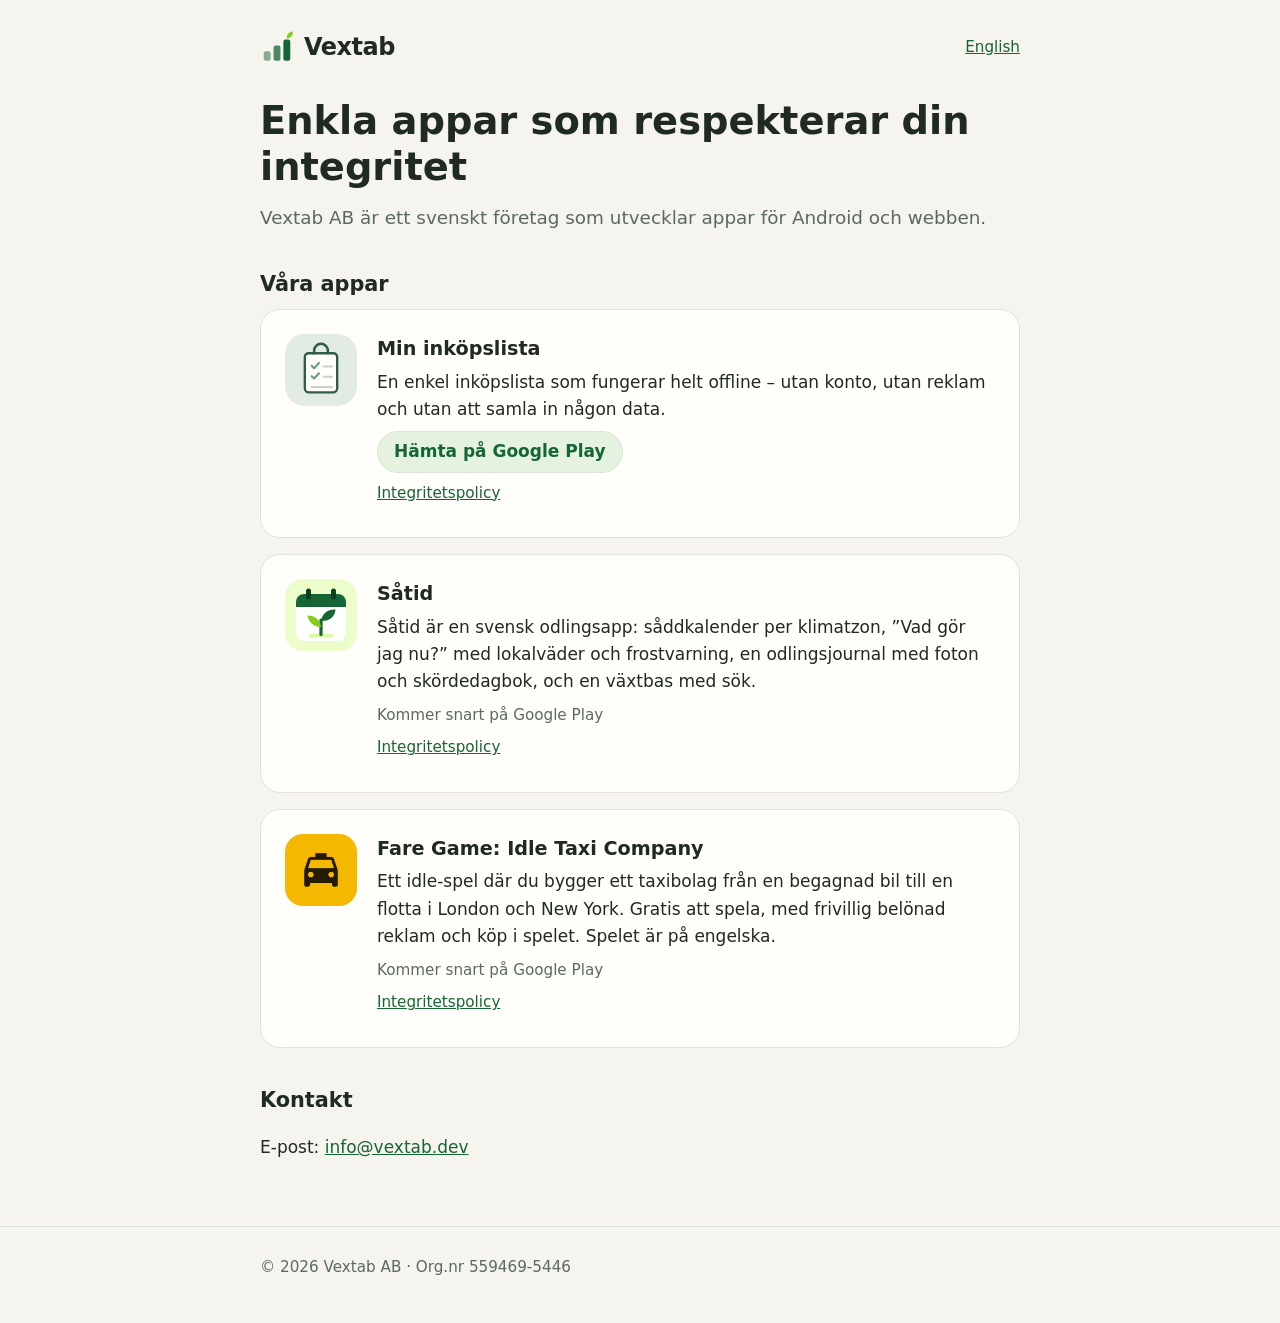
<file: index.html>
<!doctype html>
<html lang="sv">
<head>
  <meta charset="utf-8">
  <meta name="viewport" content="width=device-width, initial-scale=1">
  <title>Vextab AB – appar</title>
  <meta name="description" content="Vextab AB utvecklar enkla appar som respekterar din integritet.">
  <link rel="icon" href="/favicon.svg" type="image/svg+xml">
  <link rel="alternate" hreflang="en" href="https://vextab.dev/en/">
  <link rel="stylesheet" href="/style.css">
</head>
<body>
  <header class="site">
    <div class="wrap">
      <a class="brand" href="/" aria-label="Vextab AB – startsida"><svg class="logo" viewBox="0 0 64 64" aria-hidden="true"><rect class="logo-bar" x="7" y="40" width="13" height="18" rx="4" fill-opacity=".5"/><rect class="logo-bar" x="25.5" y="29" width="13" height="29" rx="4" fill-opacity=".75"/><rect class="logo-bar" x="44" y="18" width="13" height="40" rx="4"/><path class="logo-leaf" d="M50.5 16C50 8.5 54.5 3.5 62 3C62.3 10.5 58 15.5 50.5 16Z"/></svg><span>Vextab</span></a>
      <a class="lang" href="/en/" hreflang="en" lang="en">English</a>
    </div>
  </header>

  <main class="wrap">
    <h1>Enkla appar som respekterar din integritet</h1>
    <p class="lead">Vextab AB är ett svenskt företag som utvecklar appar för Android och webben.</p>

    <h2>Våra appar</h2>
    <div class="card app">
      <img src="/min-inkopslista/icon.svg" alt="">
      <div>
        <h3>Min inköpslista</h3>
        <p>En enkel inköpslista som fungerar helt offline – utan konto, utan reklam och utan att samla in någon data.</p>
        <p><a class="store" href="https://play.google.com/store/apps/details?id=dev.vextab.inkopslista&amp;hl=sv">Hämta på Google Play</a></p>
        <p class="meta"><a href="/min-inkopslista/integritetspolicy/">Integritetspolicy</a></p>
      </div>
    </div>
    <div class="card app">
      <img src="/satid/icon.svg" alt="">
      <div>
        <h3>Såtid</h3>
        <p>Såtid är en svensk odlingsapp: såddkalender per klimatzon, ”Vad gör jag nu?” med lokalväder och frostvarning, en odlingsjournal med foton och skördedagbok, och en växtbas med sök.</p>
        <p class="meta">Kommer snart på Google Play</p>
        <p class="meta"><a href="/satid/integritetspolicy/">Integritetspolicy</a></p>
      </div>
    </div>
    <div class="card app">
      <img src="/fare-game/icon.png" alt="">
      <div>
        <h3>Fare Game: Idle Taxi Company</h3>
        <p>Ett idle-spel där du bygger ett taxibolag från en begagnad bil till en flotta i London och New York. Gratis att spela, med frivillig belönad reklam och köp i spelet. Spelet är på engelska.</p>
        <p class="meta">Kommer snart på Google Play</p>
        <p class="meta"><a href="/fare-game/integritetspolicy/">Integritetspolicy</a></p>
      </div>
    </div>

    <h2>Kontakt</h2>
    <p>E-post: <a href="mailto:info@vextab.dev">info@vextab.dev</a></p>
  </main>

  <footer class="site">
    <div class="wrap">
      <p>© 2026 Vextab AB · Org.nr 559469-5446</p>
    </div>
  </footer>
</body>
</html>
</file>
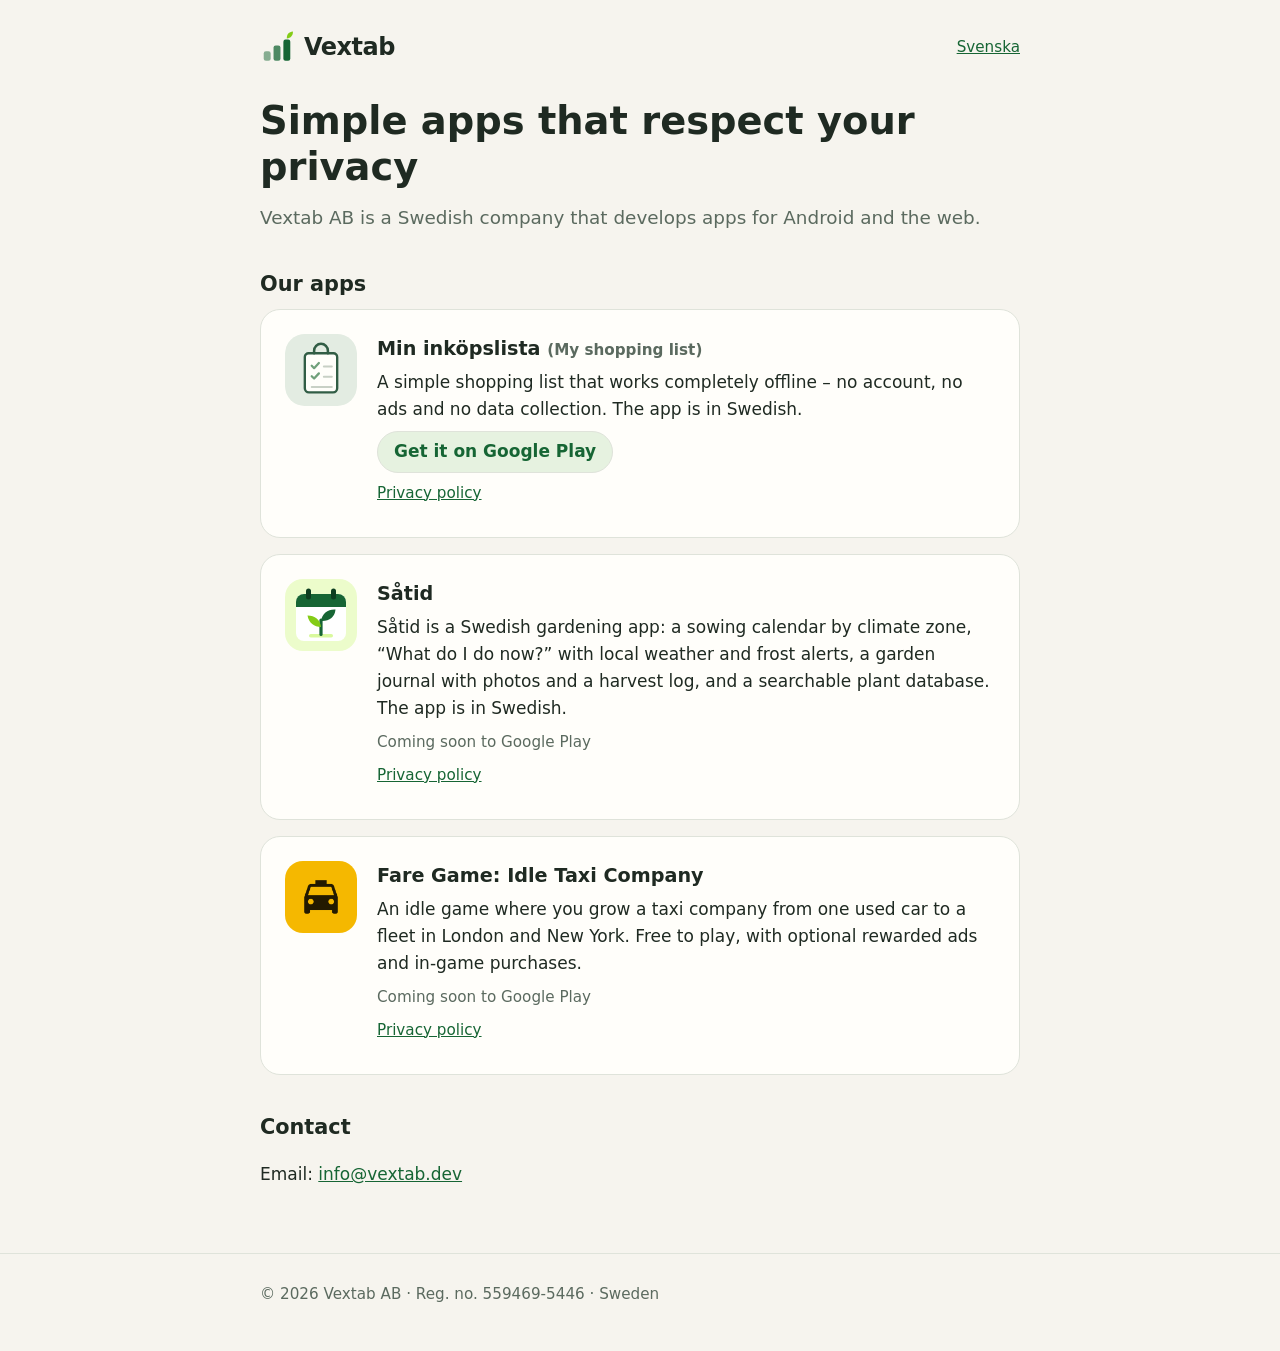
<file: en/index.html>
<!doctype html>
<html lang="en">
<head>
  <meta charset="utf-8">
  <meta name="viewport" content="width=device-width, initial-scale=1">
  <title>Vextab AB – apps</title>
  <meta name="description" content="Vextab AB builds simple apps that respect your privacy.">
  <link rel="icon" href="/favicon.svg" type="image/svg+xml">
  <link rel="alternate" hreflang="sv" href="https://vextab.dev/">
  <link rel="stylesheet" href="/style.css">
</head>
<body>
  <header class="site">
    <div class="wrap">
      <a class="brand" href="/en/" aria-label="Vextab AB – home page"><svg class="logo" viewBox="0 0 64 64" aria-hidden="true"><rect class="logo-bar" x="7" y="40" width="13" height="18" rx="4" fill-opacity=".5"/><rect class="logo-bar" x="25.5" y="29" width="13" height="29" rx="4" fill-opacity=".75"/><rect class="logo-bar" x="44" y="18" width="13" height="40" rx="4"/><path class="logo-leaf" d="M50.5 16C50 8.5 54.5 3.5 62 3C62.3 10.5 58 15.5 50.5 16Z"/></svg><span>Vextab</span></a>
      <a class="lang" href="/" hreflang="sv" lang="sv">Svenska</a>
    </div>
  </header>

  <main class="wrap">
    <h1>Simple apps that respect your privacy</h1>
    <p class="lead">Vextab AB is a Swedish company that develops apps for Android and the web.</p>

    <h2>Our apps</h2>
    <div class="card app">
      <img src="/min-inkopslista/icon.svg" alt="">
      <div>
        <h3>Min inköpslista <span class="meta">(My shopping list)</span></h3>
        <p>A simple shopping list that works completely offline – no account, no ads and no data collection. The app is in Swedish.</p>
        <p><a class="store" href="https://play.google.com/store/apps/details?id=dev.vextab.inkopslista&amp;hl=en">Get it on Google Play</a></p>
        <p class="meta"><a href="/en/min-inkopslista/privacy-policy/">Privacy policy</a></p>
      </div>
    </div>
    <div class="card app">
      <img src="/satid/icon.svg" alt="">
      <div>
        <h3>Såtid</h3>
        <p>Såtid is a Swedish gardening app: a sowing calendar by climate zone, “What do I do now?” with local weather and frost alerts, a garden journal with photos and a harvest log, and a searchable plant database. The app is in Swedish.</p>
        <p class="meta">Coming soon to Google Play</p>
        <p class="meta"><a href="/en/satid/privacy-policy/">Privacy policy</a></p>
      </div>
    </div>
    <div class="card app">
      <img src="/fare-game/icon.png" alt="">
      <div>
        <h3>Fare Game: Idle Taxi Company</h3>
        <p>An idle game where you grow a taxi company from one used car to a fleet in London and New York. Free to play, with optional rewarded ads and in-game purchases.</p>
        <p class="meta">Coming soon to Google Play</p>
        <p class="meta"><a href="/en/fare-game/privacy-policy/">Privacy policy</a></p>
      </div>
    </div>

    <h2>Contact</h2>
    <p>Email: <a href="mailto:info@vextab.dev">info@vextab.dev</a></p>
  </main>

  <footer class="site">
    <div class="wrap">
      <p>© 2026 Vextab AB · Reg. no. 559469-5446 · Sweden</p>
    </div>
  </footer>
</body>
</html>
</file>
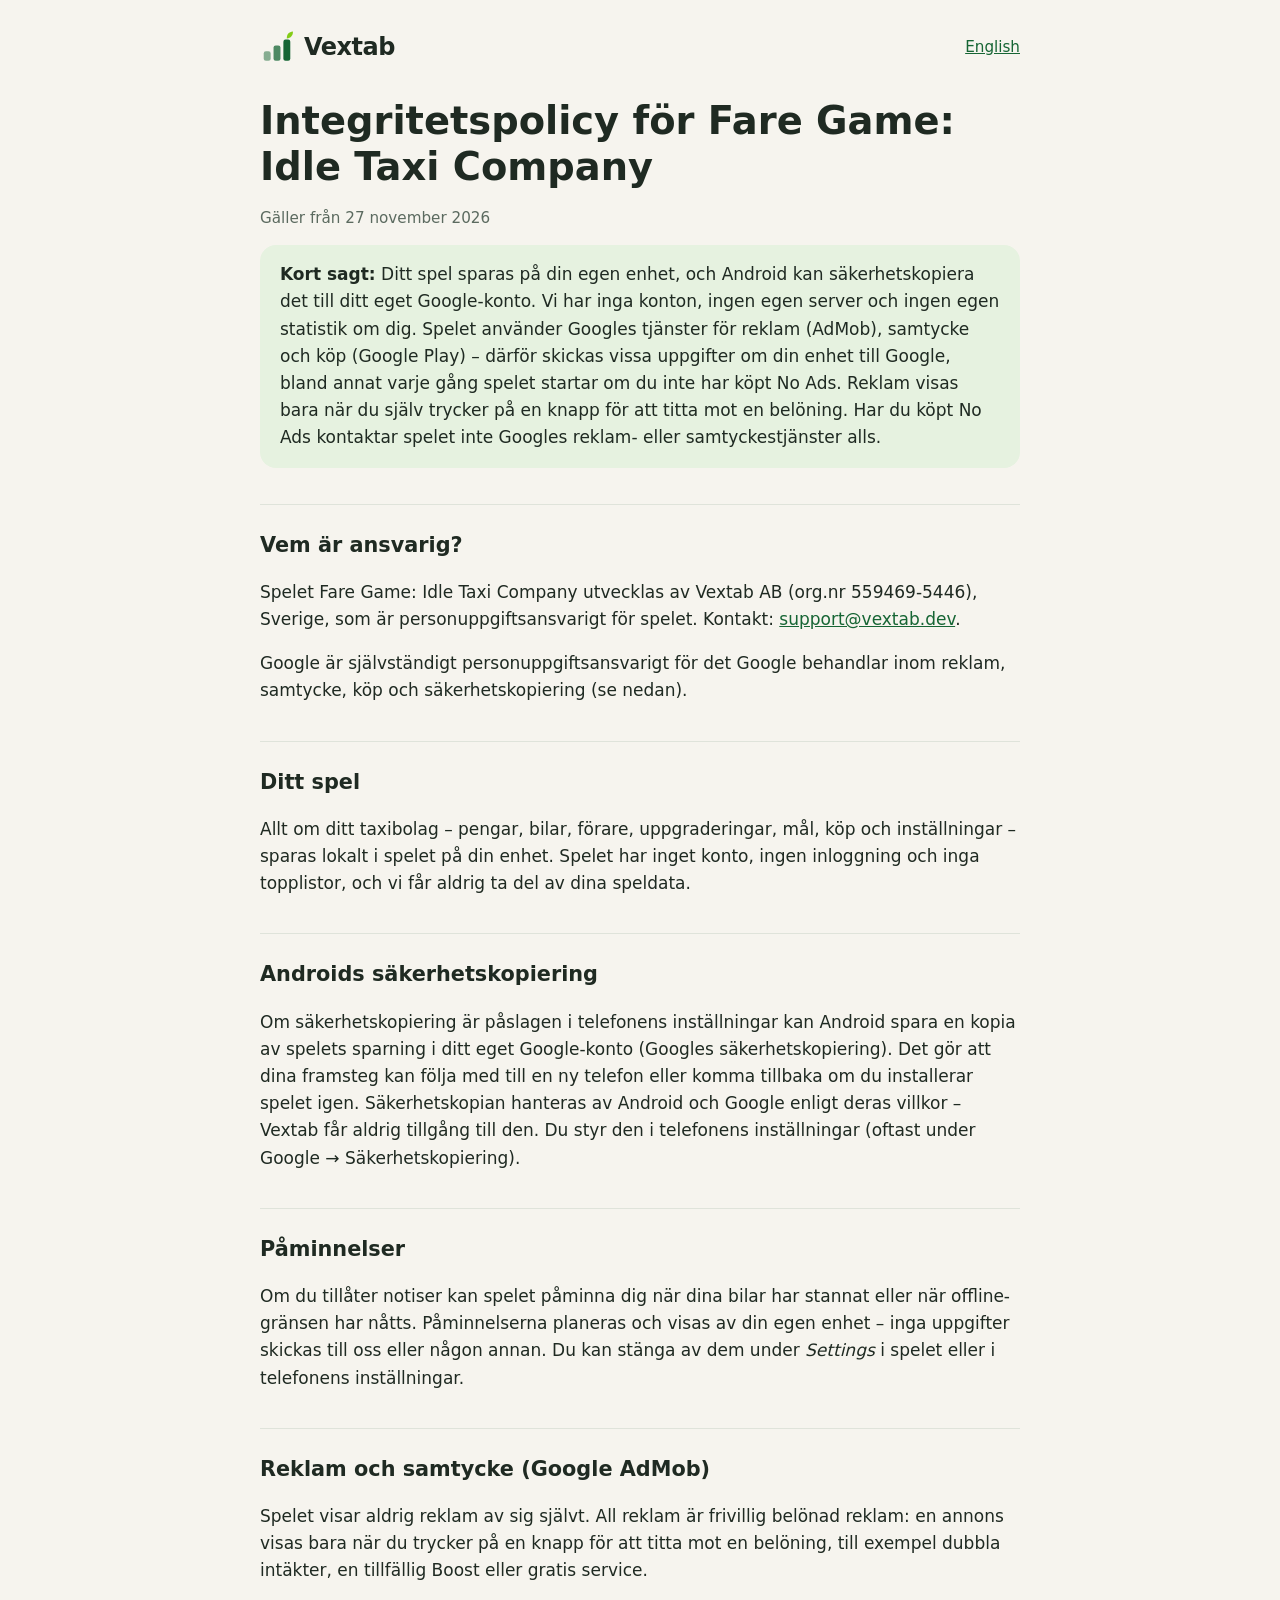
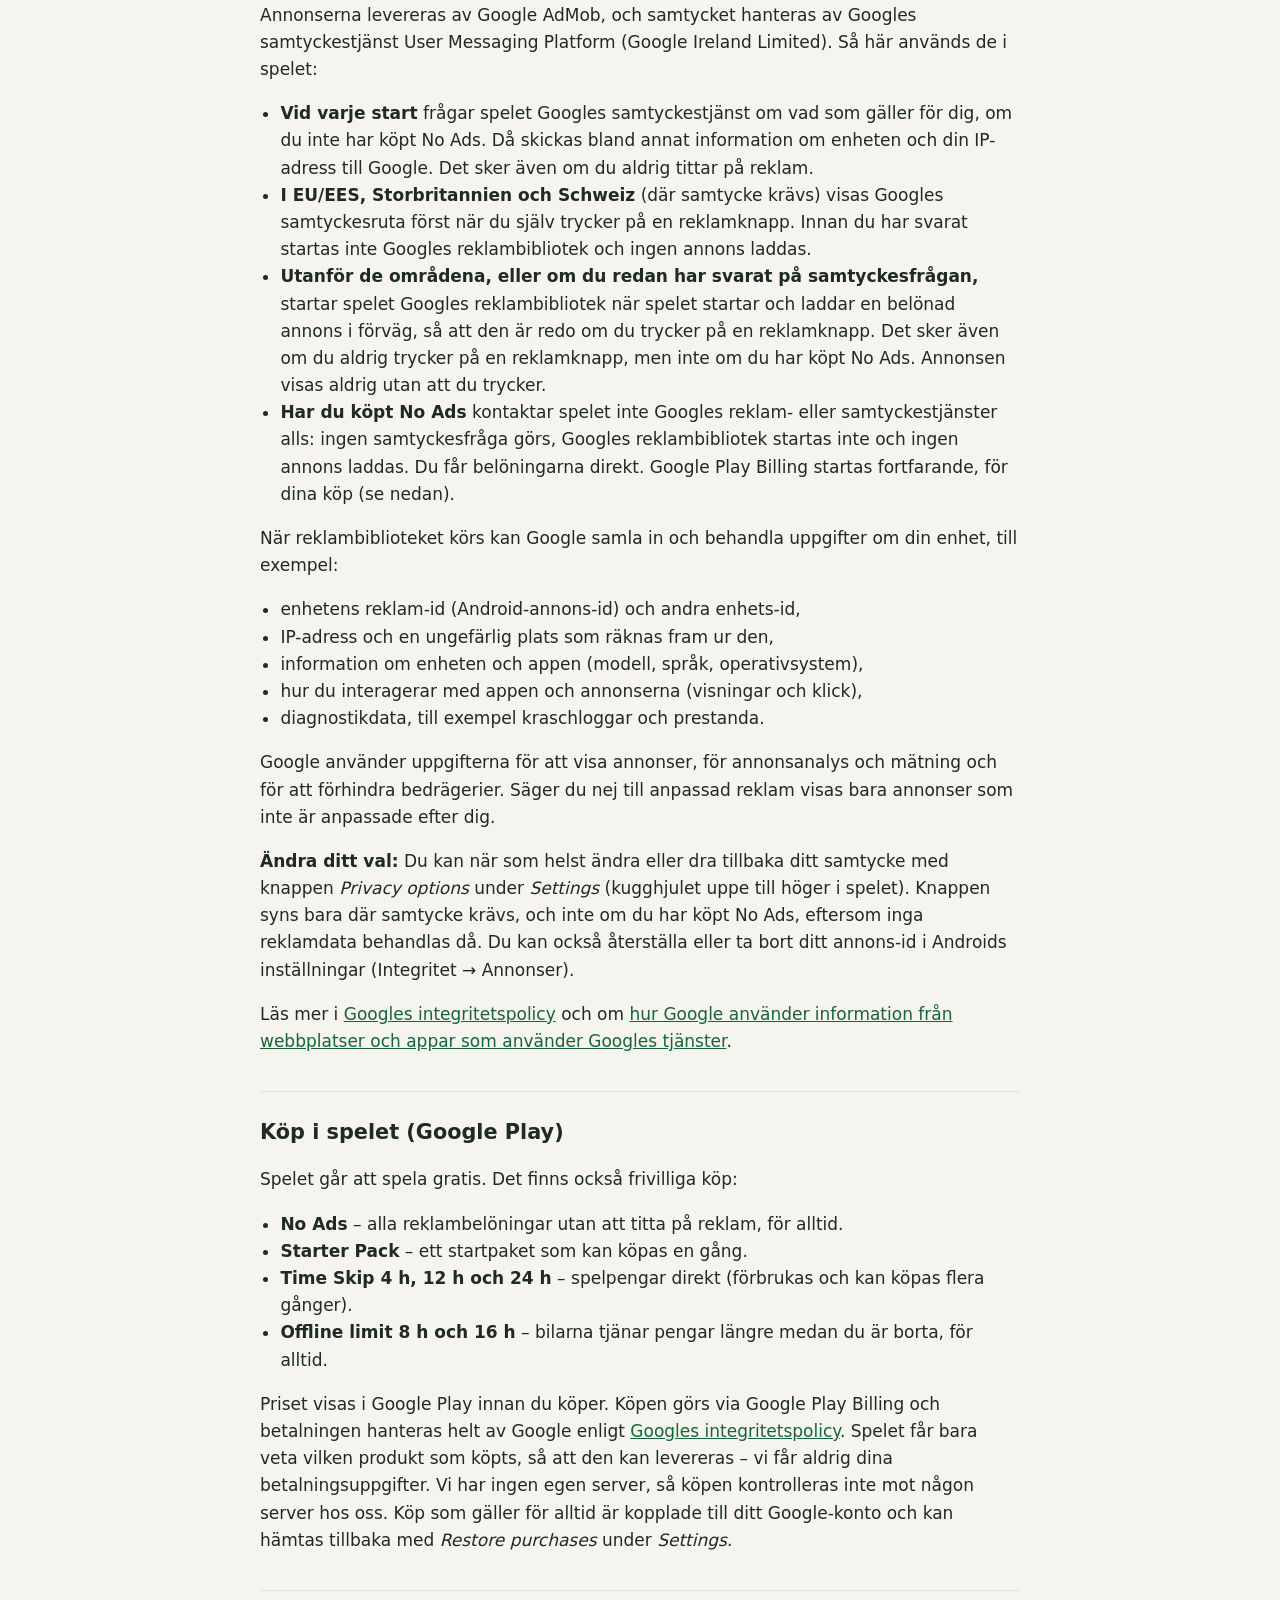
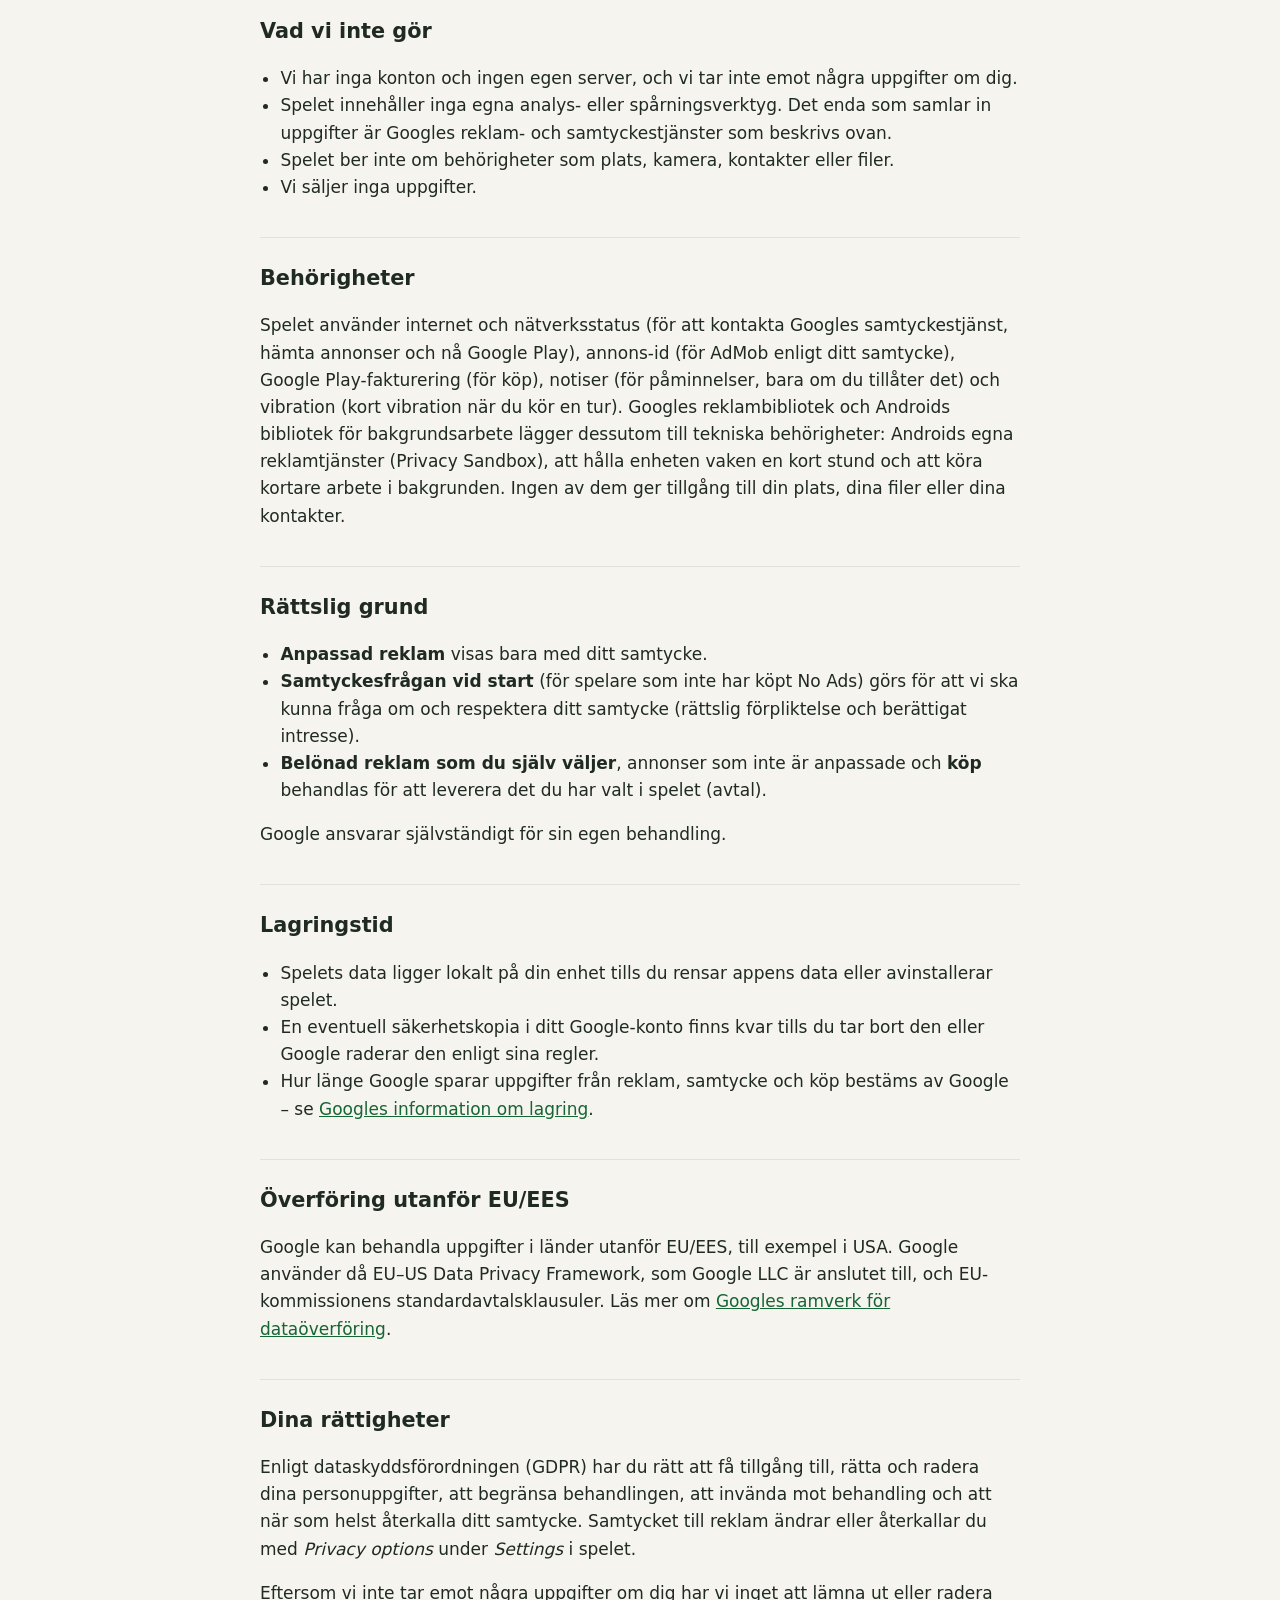
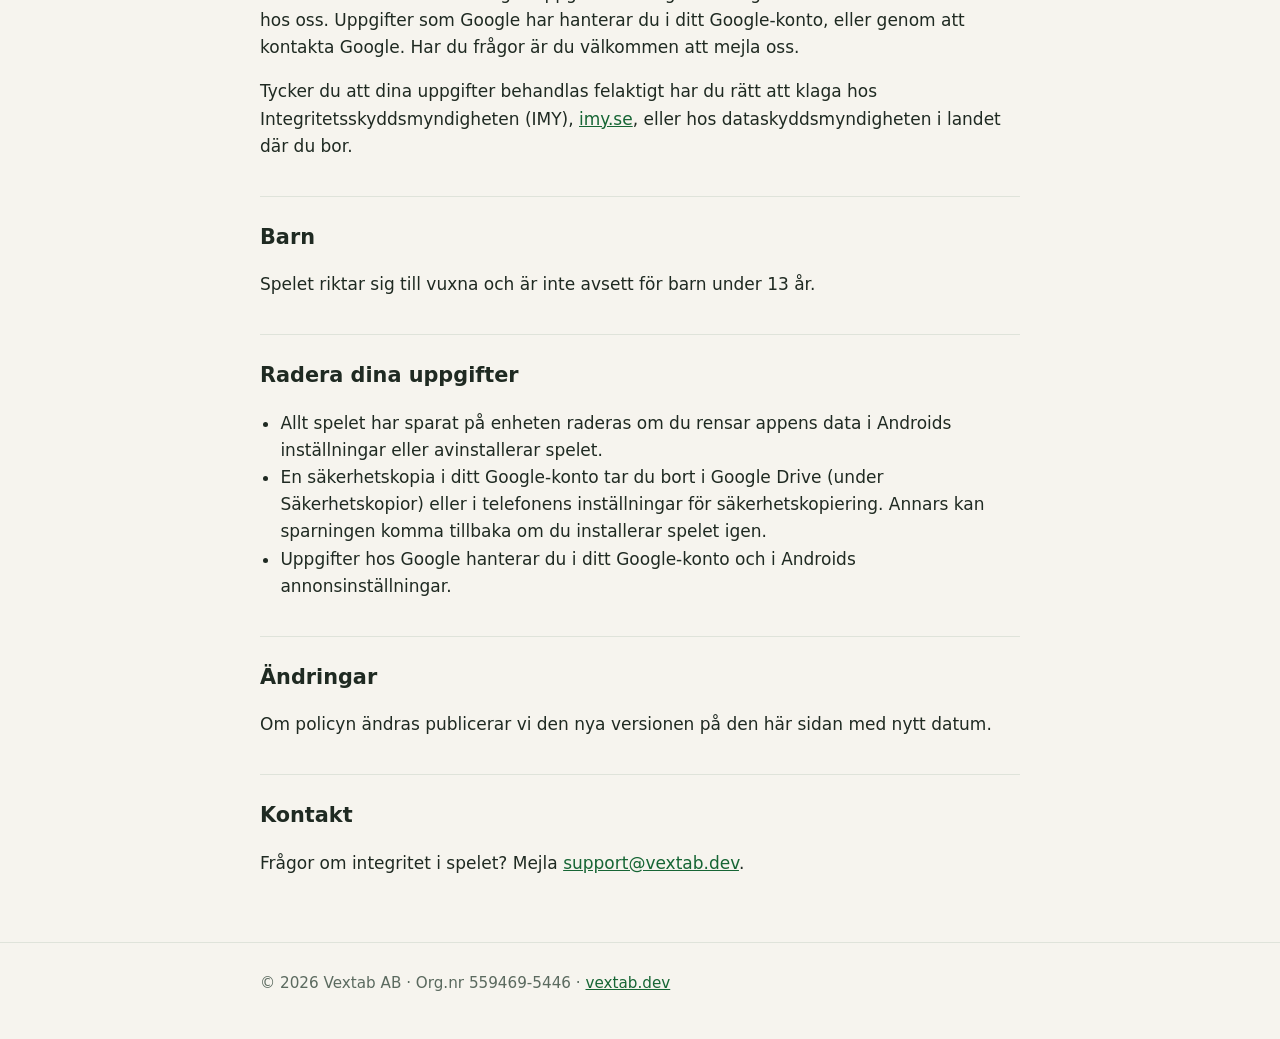
<file: fare-game/integritetspolicy/index.html>
<!doctype html>
<html lang="sv">
<head>
  <meta charset="utf-8">
  <meta name="viewport" content="width=device-width, initial-scale=1">
  <title>Integritetspolicy – Fare Game</title>
  <meta name="description" content="Integritetspolicy för spelet Fare Game: Idle Taxi Company från Vextab AB.">
  <link rel="icon" href="/favicon.svg" type="image/svg+xml">
  <link rel="alternate" hreflang="en" href="https://vextab.dev/en/fare-game/privacy-policy/">
  <link rel="stylesheet" href="/style.css">
</head>
<body>
  <header class="site">
    <div class="wrap">
      <a class="brand" href="/" aria-label="Vextab AB – startsida"><svg class="logo" viewBox="0 0 64 64" aria-hidden="true"><rect class="logo-bar" x="7" y="40" width="13" height="18" rx="4" fill-opacity=".5"/><rect class="logo-bar" x="25.5" y="29" width="13" height="29" rx="4" fill-opacity=".75"/><rect class="logo-bar" x="44" y="18" width="13" height="40" rx="4"/><path class="logo-leaf" d="M50.5 16C50 8.5 54.5 3.5 62 3C62.3 10.5 58 15.5 50.5 16Z"/></svg><span>Vextab</span></a>
      <a class="lang" href="/en/fare-game/privacy-policy/" hreflang="en" lang="en">English</a>
    </div>
  </header>

  <main class="wrap policy">
    <h1>Integritetspolicy för Fare Game: Idle Taxi Company</h1>
    <p class="meta">Gäller från 27 november 2026</p>

    <p class="summary"><strong>Kort sagt:</strong> Ditt spel sparas på din egen enhet, och Android kan säkerhetskopiera det till ditt eget Google-konto. Vi har inga konton, ingen egen server och ingen egen statistik om dig. Spelet använder Googles tjänster för reklam (AdMob), samtycke och köp (Google Play) – därför skickas vissa uppgifter om din enhet till Google, bland annat varje gång spelet startar om du inte har köpt No Ads. Reklam visas bara när du själv trycker på en knapp för att titta mot en belöning. Har du köpt No Ads kontaktar spelet inte Googles reklam- eller samtyckestjänster alls.</p>

    <h2>Vem är ansvarig?</h2>
    <p>Spelet Fare Game: Idle Taxi Company utvecklas av Vextab AB (org.nr 559469-5446), Sverige, som är personuppgiftsansvarigt för spelet. Kontakt: <a href="mailto:support@vextab.dev">support@vextab.dev</a>.</p>
    <p>Google är självständigt personuppgiftsansvarigt för det Google behandlar inom reklam, samtycke, köp och säkerhetskopiering (se nedan).</p>

    <h2>Ditt spel</h2>
    <p>Allt om ditt taxibolag – pengar, bilar, förare, uppgraderingar, mål, köp och inställningar – sparas lokalt i spelet på din enhet. Spelet har inget konto, ingen inloggning och inga topplistor, och vi får aldrig ta del av dina speldata.</p>

    <h2>Androids säkerhetskopiering</h2>
    <p>Om säkerhetskopiering är påslagen i telefonens inställningar kan Android spara en kopia av spelets sparning i ditt eget Google-konto (Googles säkerhetskopiering). Det gör att dina framsteg kan följa med till en ny telefon eller komma tillbaka om du installerar spelet igen. Säkerhetskopian hanteras av Android och Google enligt deras villkor – Vextab får aldrig tillgång till den. Du styr den i telefonens inställningar (oftast under Google → Säkerhetskopiering).</p>

    <h2>Påminnelser</h2>
    <p>Om du tillåter notiser kan spelet påminna dig när dina bilar har stannat eller när offline-gränsen har nåtts. Påminnelserna planeras och visas av din egen enhet – inga uppgifter skickas till oss eller någon annan. Du kan stänga av dem under <em>Settings</em> i spelet eller i telefonens inställningar.</p>

    <h2>Reklam och samtycke (Google AdMob)</h2>
    <p>Spelet visar aldrig reklam av sig självt. All reklam är frivillig belönad reklam: en annons visas bara när du trycker på en knapp för att titta mot en belöning, till exempel dubbla intäkter, en tillfällig Boost eller gratis service.</p>
    <p>Annonserna levereras av Google AdMob, och samtycket hanteras av Googles samtyckestjänst User Messaging Platform (Google Ireland Limited). Så här används de i spelet:</p>
    <ul>
      <li><strong>Vid varje start</strong> frågar spelet Googles samtyckestjänst om vad som gäller för dig, om du inte har köpt No Ads. Då skickas bland annat information om enheten och din IP-adress till Google. Det sker även om du aldrig tittar på reklam.</li>
      <li><strong>I EU/EES, Storbritannien och Schweiz</strong> (där samtycke krävs) visas Googles samtyckesruta först när du själv trycker på en reklamknapp. Innan du har svarat startas inte Googles reklambibliotek och ingen annons laddas.</li>
      <li><strong>Utanför de områdena, eller om du redan har svarat på samtyckesfrågan,</strong> startar spelet Googles reklambibliotek när spelet startar och laddar en belönad annons i förväg, så att den är redo om du trycker på en reklamknapp. Det sker även om du aldrig trycker på en reklamknapp, men inte om du har köpt No Ads. Annonsen visas aldrig utan att du trycker.</li>
      <li><strong>Har du köpt No Ads</strong> kontaktar spelet inte Googles reklam- eller samtyckestjänster alls: ingen samtyckesfråga görs, Googles reklambibliotek startas inte och ingen annons laddas. Du får belöningarna direkt. Google Play Billing startas fortfarande, för dina köp (se nedan).</li>
    </ul>
    <p>När reklambiblioteket körs kan Google samla in och behandla uppgifter om din enhet, till exempel:</p>
    <ul>
      <li>enhetens reklam-id (Android-annons-id) och andra enhets-id,</li>
      <li>IP-adress och en ungefärlig plats som räknas fram ur den,</li>
      <li>information om enheten och appen (modell, språk, operativsystem),</li>
      <li>hur du interagerar med appen och annonserna (visningar och klick),</li>
      <li>diagnostikdata, till exempel kraschloggar och prestanda.</li>
    </ul>
    <p>Google använder uppgifterna för att visa annonser, för annonsanalys och mätning och för att förhindra bedrägerier. Säger du nej till anpassad reklam visas bara annonser som inte är anpassade efter dig.</p>
    <p><strong>Ändra ditt val:</strong> Du kan när som helst ändra eller dra tillbaka ditt samtycke med knappen <em>Privacy options</em> under <em>Settings</em> (kugghjulet uppe till höger i spelet). Knappen syns bara där samtycke krävs, och inte om du har köpt No Ads, eftersom inga reklamdata behandlas då. Du kan också återställa eller ta bort ditt annons-id i Androids inställningar (Integritet → Annonser).</p>
    <p>Läs mer i <a href="https://policies.google.com/privacy?hl=sv">Googles integritetspolicy</a> och om <a href="https://policies.google.com/technologies/partner-sites?hl=sv">hur Google använder information från webbplatser och appar som använder Googles tjänster</a>.</p>

    <h2>Köp i spelet (Google Play)</h2>
    <p>Spelet går att spela gratis. Det finns också frivilliga köp:</p>
    <ul>
      <li><strong>No Ads</strong> – alla reklambelöningar utan att titta på reklam, för alltid.</li>
      <li><strong>Starter Pack</strong> – ett startpaket som kan köpas en gång.</li>
      <li><strong>Time Skip 4 h, 12 h och 24 h</strong> – spelpengar direkt (förbrukas och kan köpas flera gånger).</li>
      <li><strong>Offline limit 8 h och 16 h</strong> – bilarna tjänar pengar längre medan du är borta, för alltid.</li>
    </ul>
    <p>Priset visas i Google Play innan du köper. Köpen görs via Google Play Billing och betalningen hanteras helt av Google enligt <a href="https://policies.google.com/privacy?hl=sv">Googles integritetspolicy</a>. Spelet får bara veta vilken produkt som köpts, så att den kan levereras – vi får aldrig dina betalningsuppgifter. Vi har ingen egen server, så köpen kontrolleras inte mot någon server hos oss. Köp som gäller för alltid är kopplade till ditt Google-konto och kan hämtas tillbaka med <em>Restore purchases</em> under <em>Settings</em>.</p>

    <h2>Vad vi inte gör</h2>
    <ul>
      <li>Vi har inga konton och ingen egen server, och vi tar inte emot några uppgifter om dig.</li>
      <li>Spelet innehåller inga egna analys- eller spårningsverktyg. Det enda som samlar in uppgifter är Googles reklam- och samtyckestjänster som beskrivs ovan.</li>
      <li>Spelet ber inte om behörigheter som plats, kamera, kontakter eller filer.</li>
      <li>Vi säljer inga uppgifter.</li>
    </ul>

    <h2>Behörigheter</h2>
    <p>Spelet använder internet och nätverksstatus (för att kontakta Googles samtyckestjänst, hämta annonser och nå Google Play), annons-id (för AdMob enligt ditt samtycke), Google Play-fakturering (för köp), notiser (för påminnelser, bara om du tillåter det) och vibration (kort vibration när du kör en tur). Googles reklambibliotek och Androids bibliotek för bakgrundsarbete lägger dessutom till tekniska behörigheter: Androids egna reklamtjänster (Privacy Sandbox), att hålla enheten vaken en kort stund och att köra kortare arbete i bakgrunden. Ingen av dem ger tillgång till din plats, dina filer eller dina kontakter.</p>

    <h2>Rättslig grund</h2>
    <ul>
      <li><strong>Anpassad reklam</strong> visas bara med ditt samtycke.</li>
      <li><strong>Samtyckesfrågan vid start</strong> (för spelare som inte har köpt No Ads) görs för att vi ska kunna fråga om och respektera ditt samtycke (rättslig förpliktelse och berättigat intresse).</li>
      <li><strong>Belönad reklam som du själv väljer</strong>, annonser som inte är anpassade och <strong>köp</strong> behandlas för att leverera det du har valt i spelet (avtal).</li>
    </ul>
    <p>Google ansvarar självständigt för sin egen behandling.</p>

    <h2>Lagringstid</h2>
    <ul>
      <li>Spelets data ligger lokalt på din enhet tills du rensar appens data eller avinstallerar spelet.</li>
      <li>En eventuell säkerhetskopia i ditt Google-konto finns kvar tills du tar bort den eller Google raderar den enligt sina regler.</li>
      <li>Hur länge Google sparar uppgifter från reklam, samtycke och köp bestäms av Google – se <a href="https://policies.google.com/technologies/retention?hl=sv">Googles information om lagring</a>.</li>
    </ul>

    <h2>Överföring utanför EU/EES</h2>
    <p>Google kan behandla uppgifter i länder utanför EU/EES, till exempel i USA. Google använder då EU–US Data Privacy Framework, som Google LLC är anslutet till, och EU-kommissionens standardavtalsklausuler. Läs mer om <a href="https://policies.google.com/privacy/frameworks?hl=sv">Googles ramverk för dataöverföring</a>.</p>

    <h2>Dina rättigheter</h2>
    <p>Enligt dataskyddsförordningen (GDPR) har du rätt att få tillgång till, rätta och radera dina personuppgifter, att begränsa behandlingen, att invända mot behandling och att när som helst återkalla ditt samtycke. Samtycket till reklam ändrar eller återkallar du med <em>Privacy options</em> under <em>Settings</em> i spelet.</p>
    <p>Eftersom vi inte tar emot några uppgifter om dig har vi inget att lämna ut eller radera hos oss. Uppgifter som Google har hanterar du i ditt Google-konto, eller genom att kontakta Google. Har du frågor är du välkommen att mejla oss.</p>
    <p>Tycker du att dina uppgifter behandlas felaktigt har du rätt att klaga hos Integritetsskyddsmyndigheten (IMY), <a href="https://www.imy.se/">imy.se</a>, eller hos dataskyddsmyndigheten i landet där du bor.</p>

    <h2>Barn</h2>
    <p>Spelet riktar sig till vuxna och är inte avsett för barn under 13 år.</p>

    <h2>Radera dina uppgifter</h2>
    <ul>
      <li>Allt spelet har sparat på enheten raderas om du rensar appens data i Androids inställningar eller avinstallerar spelet.</li>
      <li>En säkerhetskopia i ditt Google-konto tar du bort i Google Drive (under Säkerhetskopior) eller i telefonens inställningar för säkerhetskopiering. Annars kan sparningen komma tillbaka om du installerar spelet igen.</li>
      <li>Uppgifter hos Google hanterar du i ditt Google-konto och i Androids annonsinställningar.</li>
    </ul>

    <h2>Ändringar</h2>
    <p>Om policyn ändras publicerar vi den nya versionen på den här sidan med nytt datum.</p>

    <h2>Kontakt</h2>
    <p>Frågor om integritet i spelet? Mejla <a href="mailto:support@vextab.dev">support@vextab.dev</a>.</p>
  </main>

  <footer class="site">
    <div class="wrap">
      <p>© 2026 Vextab AB · Org.nr 559469-5446 · <a href="/">vextab.dev</a></p>
    </div>
  </footer>
</body>
</html>
</file>
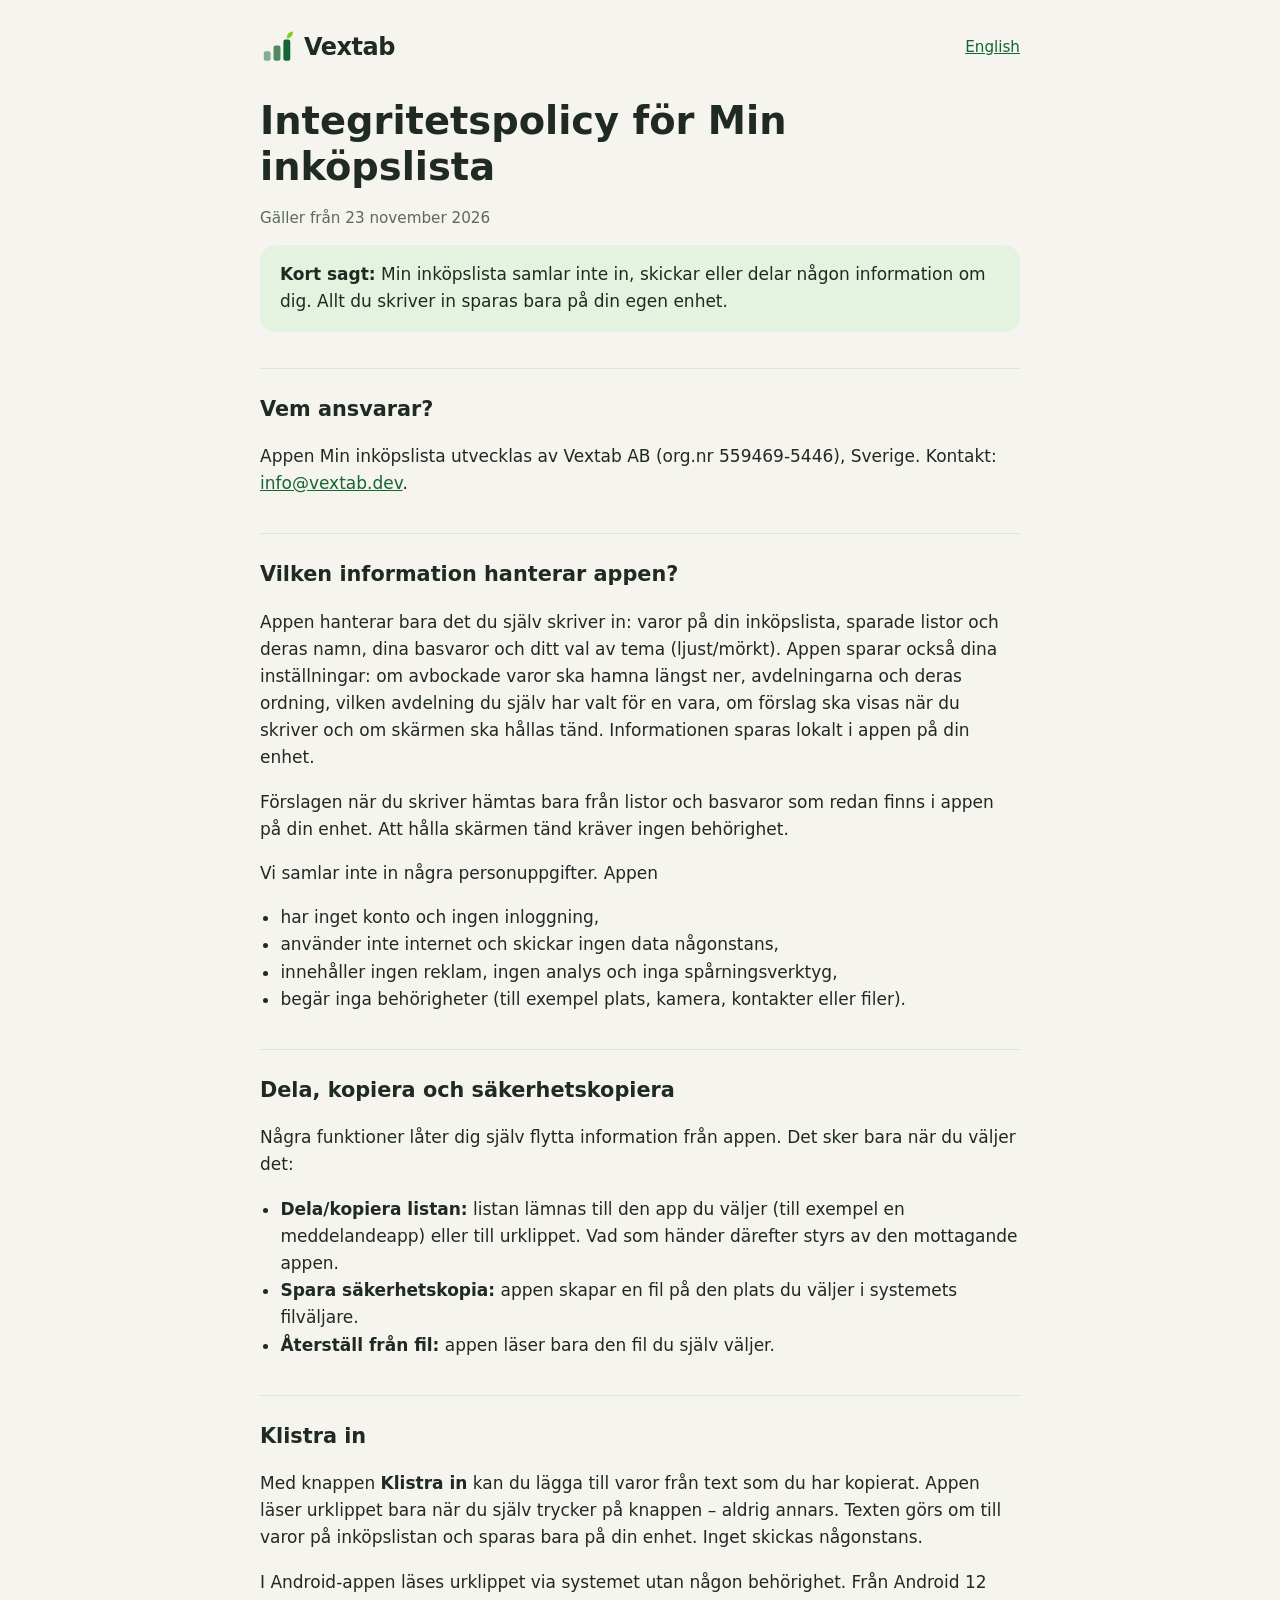
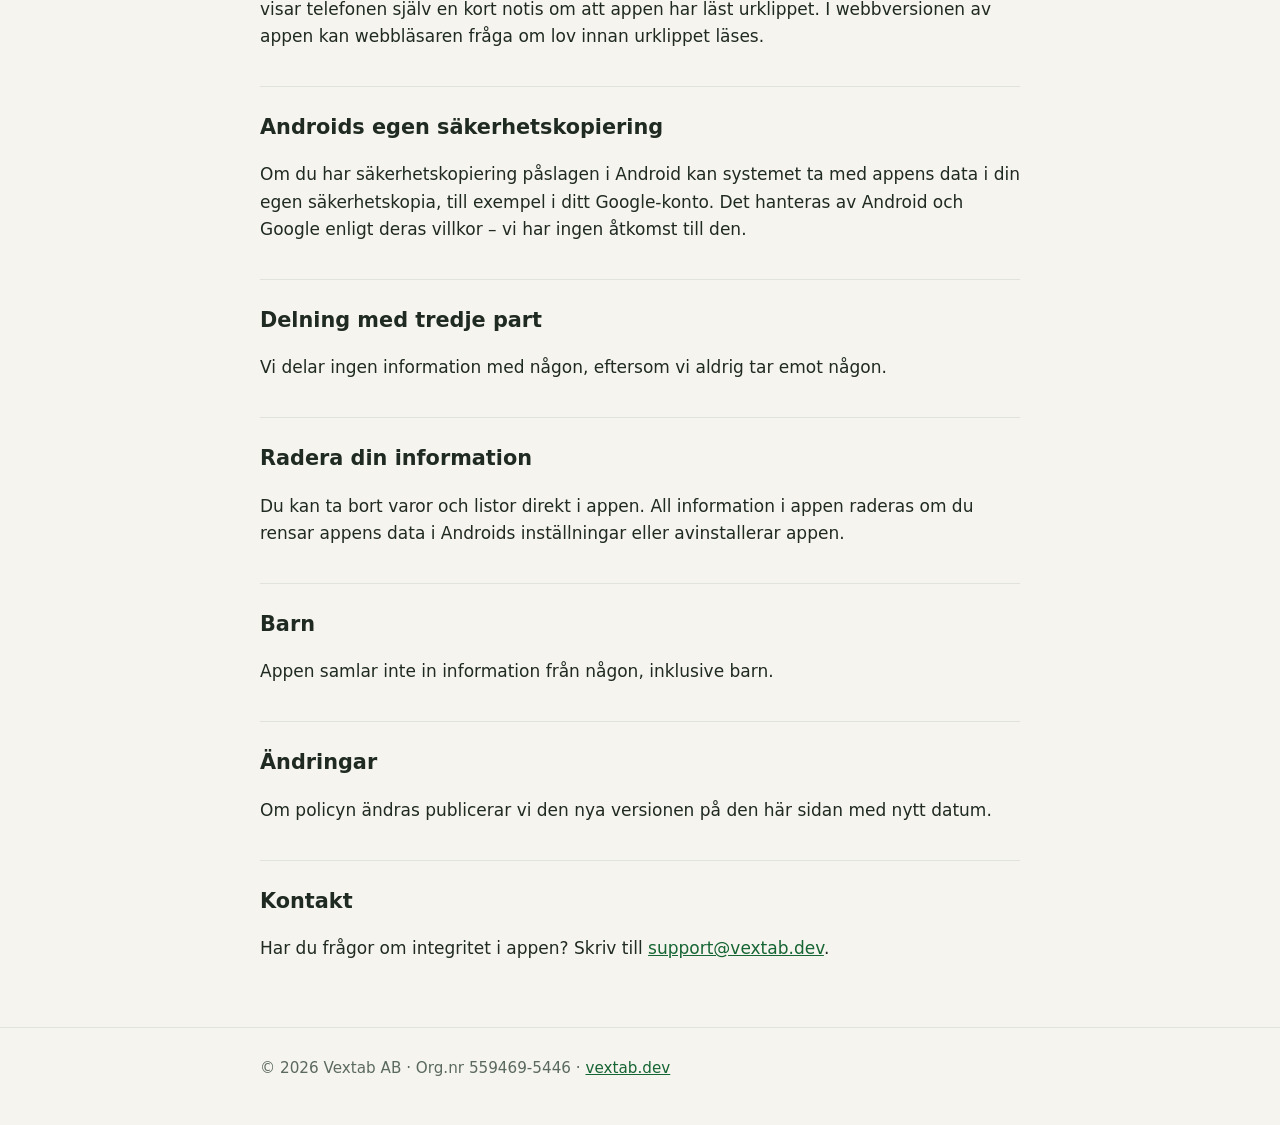
<file: min-inkopslista/integritetspolicy/index.html>
<!doctype html>
<html lang="sv">
<head>
  <meta charset="utf-8">
  <meta name="viewport" content="width=device-width, initial-scale=1">
  <title>Integritetspolicy – Min inköpslista</title>
  <meta name="description" content="Integritetspolicy för appen Min inköpslista från Vextab AB.">
  <link rel="icon" href="/favicon.svg" type="image/svg+xml">
  <link rel="alternate" hreflang="en" href="https://vextab.dev/en/min-inkopslista/privacy-policy/">
  <link rel="stylesheet" href="/style.css">
</head>
<body>
  <header class="site">
    <div class="wrap">
      <a class="brand" href="/" aria-label="Vextab AB – startsida"><svg class="logo" viewBox="0 0 64 64" aria-hidden="true"><rect class="logo-bar" x="7" y="40" width="13" height="18" rx="4" fill-opacity=".5"/><rect class="logo-bar" x="25.5" y="29" width="13" height="29" rx="4" fill-opacity=".75"/><rect class="logo-bar" x="44" y="18" width="13" height="40" rx="4"/><path class="logo-leaf" d="M50.5 16C50 8.5 54.5 3.5 62 3C62.3 10.5 58 15.5 50.5 16Z"/></svg><span>Vextab</span></a>
      <a class="lang" href="/en/min-inkopslista/privacy-policy/" hreflang="en" lang="en">English</a>
    </div>
  </header>

  <main class="wrap policy">
    <h1>Integritetspolicy för Min inköpslista</h1>
    <p class="meta">Gäller från 23 november 2026</p>

    <p class="summary"><strong>Kort sagt:</strong> Min inköpslista samlar inte in, skickar eller delar någon information om dig. Allt du skriver in sparas bara på din egen enhet.</p>

    <h2>Vem ansvarar?</h2>
    <p>Appen Min inköpslista utvecklas av Vextab AB (org.nr 559469-5446), Sverige. Kontakt: <a href="mailto:info@vextab.dev">info@vextab.dev</a>.</p>

    <h2>Vilken information hanterar appen?</h2>
    <p>Appen hanterar bara det du själv skriver in: varor på din inköpslista, sparade listor och deras namn, dina basvaror och ditt val av tema (ljust/mörkt). Appen sparar också dina inställningar: om avbockade varor ska hamna längst ner, avdelningarna och deras ordning, vilken avdelning du själv har valt för en vara, om förslag ska visas när du skriver och om skärmen ska hållas tänd. Informationen sparas lokalt i appen på din enhet.</p>
    <p>Förslagen när du skriver hämtas bara från listor och basvaror som redan finns i appen på din enhet. Att hålla skärmen tänd kräver ingen behörighet.</p>
    <p>Vi samlar inte in några personuppgifter. Appen</p>
    <ul>
      <li>har inget konto och ingen inloggning,</li>
      <li>använder inte internet och skickar ingen data någonstans,</li>
      <li>innehåller ingen reklam, ingen analys och inga spårningsverktyg,</li>
      <li>begär inga behörigheter (till exempel plats, kamera, kontakter eller filer).</li>
    </ul>

    <h2>Dela, kopiera och säkerhetskopiera</h2>
    <p>Några funktioner låter dig själv flytta information från appen. Det sker bara när du väljer det:</p>
    <ul>
      <li><strong>Dela/kopiera listan:</strong> listan lämnas till den app du väljer (till exempel en meddelandeapp) eller till urklippet. Vad som händer därefter styrs av den mottagande appen.</li>
      <li><strong>Spara säkerhetskopia:</strong> appen skapar en fil på den plats du väljer i systemets filväljare.</li>
      <li><strong>Återställ från fil:</strong> appen läser bara den fil du själv väljer.</li>
    </ul>

    <h2>Klistra in</h2>
    <p>Med knappen <strong>Klistra in</strong> kan du lägga till varor från text som du har kopierat. Appen läser urklippet bara när du själv trycker på knappen – aldrig annars. Texten görs om till varor på inköpslistan och sparas bara på din enhet. Inget skickas någonstans.</p>
    <p>I Android-appen läses urklippet via systemet utan någon behörighet. Från Android 12 visar telefonen själv en kort notis om att appen har läst urklippet. I webbversionen av appen kan webbläsaren fråga om lov innan urklippet läses.</p>

    <h2>Androids egen säkerhetskopiering</h2>
    <p>Om du har säkerhetskopiering påslagen i Android kan systemet ta med appens data i din egen säkerhetskopia, till exempel i ditt Google-konto. Det hanteras av Android och Google enligt deras villkor – vi har ingen åtkomst till den.</p>

    <h2>Delning med tredje part</h2>
    <p>Vi delar ingen information med någon, eftersom vi aldrig tar emot någon.</p>

    <h2>Radera din information</h2>
    <p>Du kan ta bort varor och listor direkt i appen. All information i appen raderas om du rensar appens data i Androids inställningar eller avinstallerar appen.</p>

    <h2>Barn</h2>
    <p>Appen samlar inte in information från någon, inklusive barn.</p>

    <h2>Ändringar</h2>
    <p>Om policyn ändras publicerar vi den nya versionen på den här sidan med nytt datum.</p>

    <h2>Kontakt</h2>
    <p>Har du frågor om integritet i appen? Skriv till <a href="mailto:support@vextab.dev">support@vextab.dev</a>.</p>
  </main>

  <footer class="site">
    <div class="wrap">
      <p>© 2026 Vextab AB · Org.nr 559469-5446 · <a href="/">vextab.dev</a></p>
    </div>
  </footer>
</body>
</html>
</file>
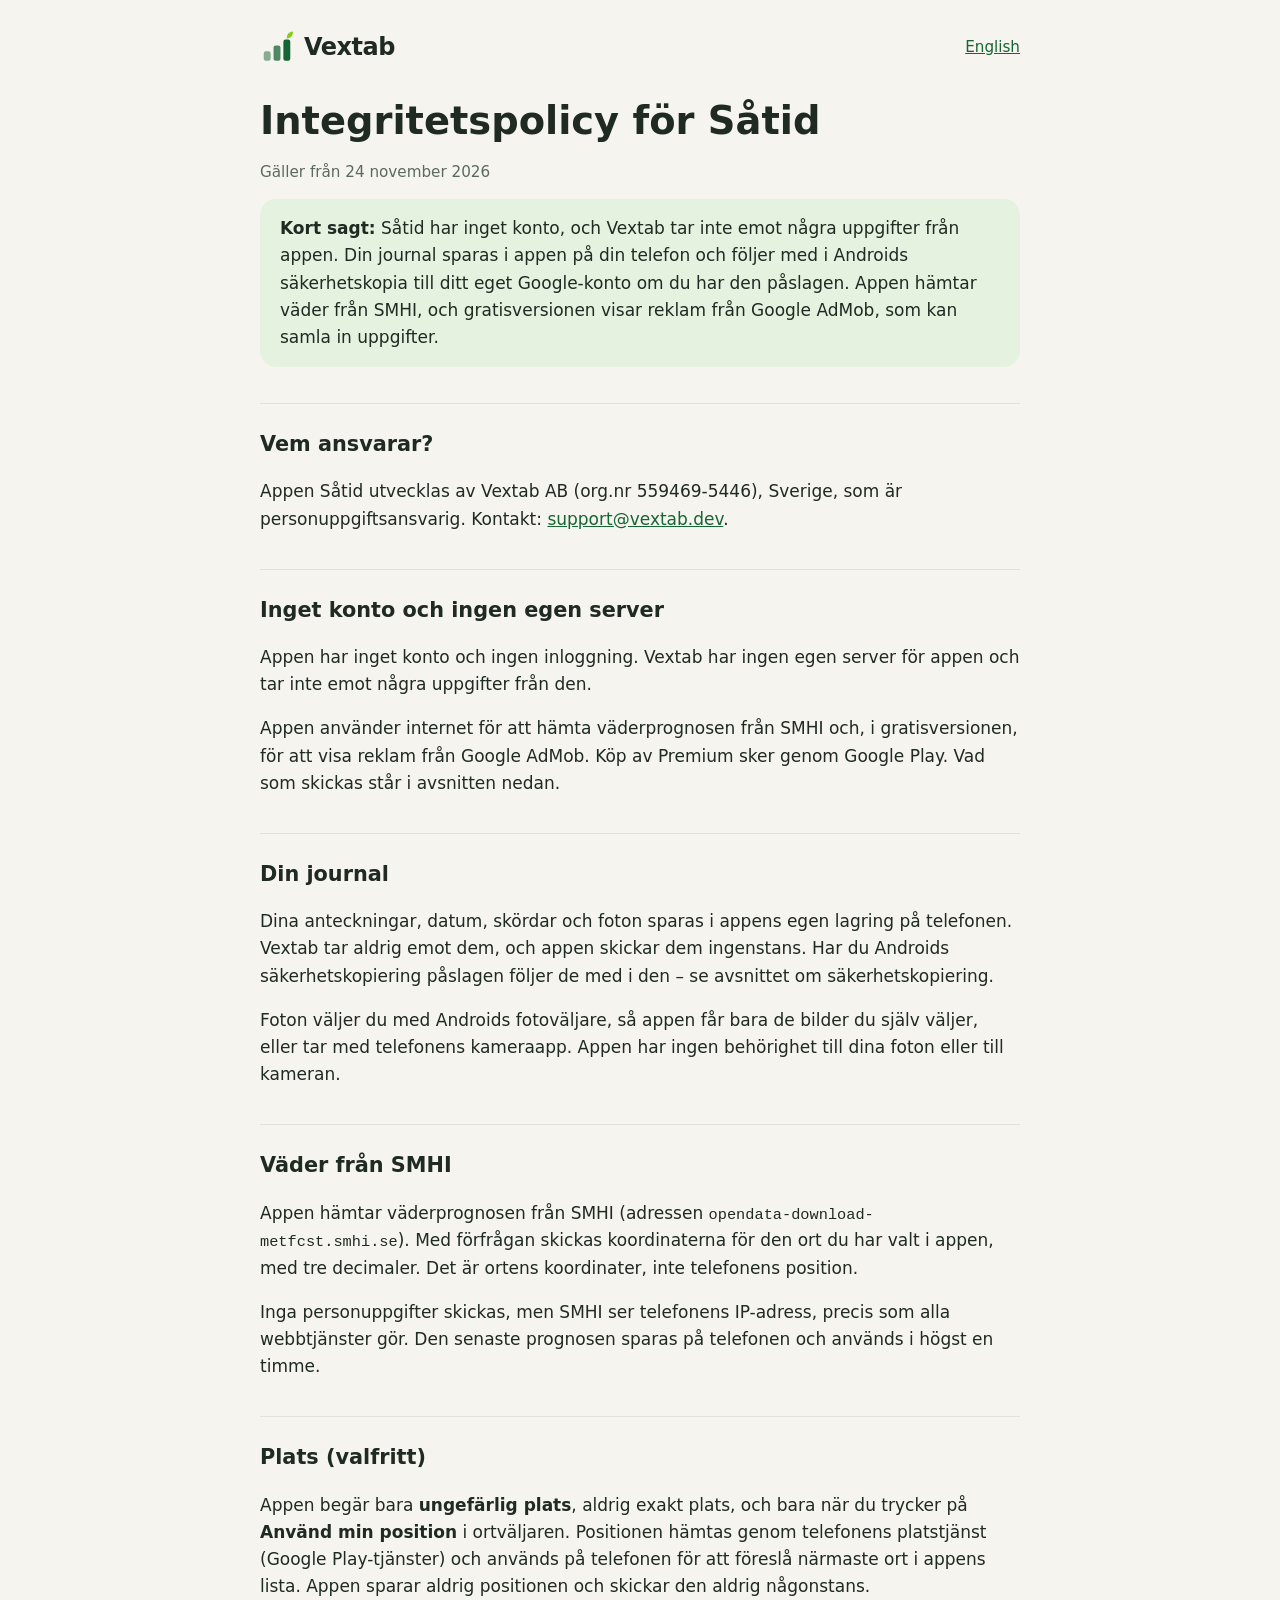
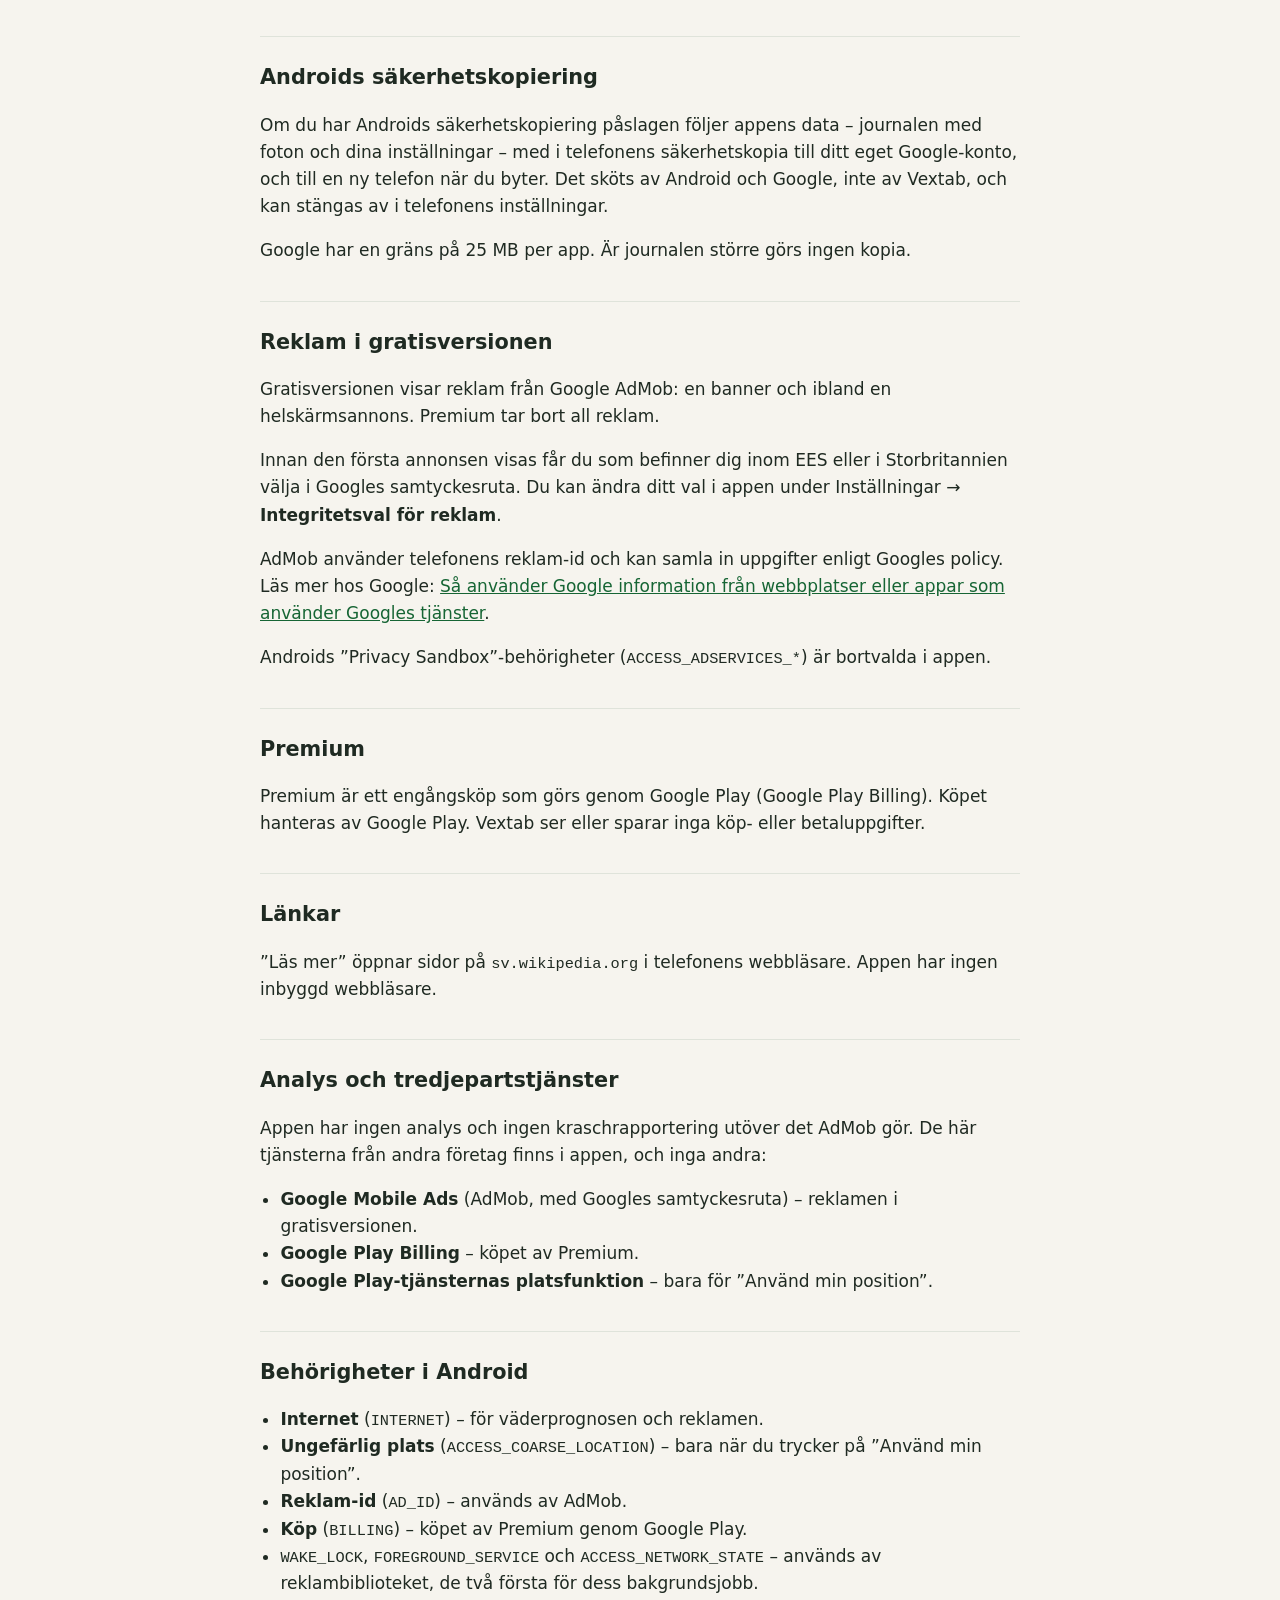
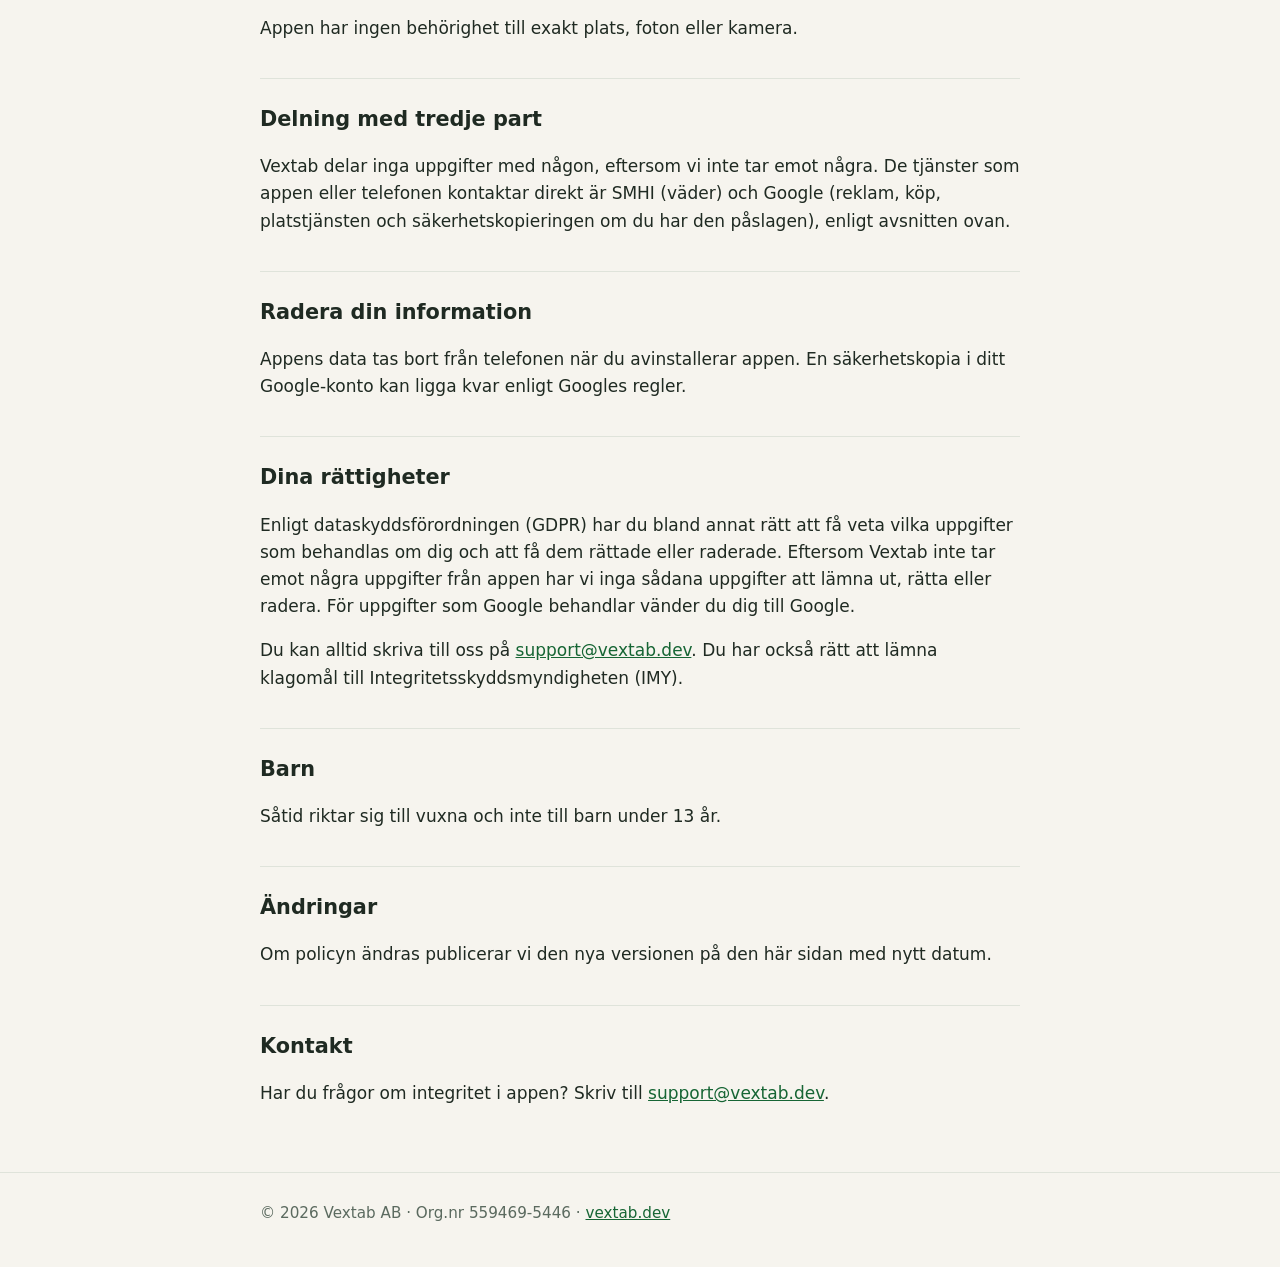
<file: satid/integritetspolicy/index.html>
<!doctype html>
<html lang="sv">
<head>
  <meta charset="utf-8">
  <meta name="viewport" content="width=device-width, initial-scale=1">
  <title>Integritetspolicy – Såtid</title>
  <meta name="description" content="Integritetspolicy för appen Såtid från Vextab AB.">
  <link rel="icon" href="/favicon.svg" type="image/svg+xml">
  <link rel="alternate" hreflang="en" href="https://vextab.dev/en/satid/privacy-policy/">
  <link rel="stylesheet" href="/style.css">
</head>
<body>
  <header class="site">
    <div class="wrap">
      <a class="brand" href="/" aria-label="Vextab AB – startsida"><svg class="logo" viewBox="0 0 64 64" aria-hidden="true"><rect class="logo-bar" x="7" y="40" width="13" height="18" rx="4" fill-opacity=".5"/><rect class="logo-bar" x="25.5" y="29" width="13" height="29" rx="4" fill-opacity=".75"/><rect class="logo-bar" x="44" y="18" width="13" height="40" rx="4"/><path class="logo-leaf" d="M50.5 16C50 8.5 54.5 3.5 62 3C62.3 10.5 58 15.5 50.5 16Z"/></svg><span>Vextab</span></a>
      <a class="lang" href="/en/satid/privacy-policy/" hreflang="en" lang="en">English</a>
    </div>
  </header>

  <main class="wrap policy">
    <h1>Integritetspolicy för Såtid</h1>
    <p class="meta">Gäller från 24 november 2026</p>

    <p class="summary"><strong>Kort sagt:</strong> Såtid har inget konto, och Vextab tar inte emot några uppgifter från appen. Din journal sparas i appen på din telefon och följer med i Androids säkerhetskopia till ditt eget Google-konto om du har den påslagen. Appen hämtar väder från SMHI, och gratisversionen visar reklam från Google AdMob, som kan samla in uppgifter.</p>

    <h2>Vem ansvarar?</h2>
    <p>Appen Såtid utvecklas av Vextab AB (org.nr 559469-5446), Sverige, som är personuppgiftsansvarig. Kontakt: <a href="mailto:support@vextab.dev">support@vextab.dev</a>.</p>

    <h2>Inget konto och ingen egen server</h2>
    <p>Appen har inget konto och ingen inloggning. Vextab har ingen egen server för appen och tar inte emot några uppgifter från den.</p>
    <p>Appen använder internet för att hämta väderprognosen från SMHI och, i gratisversionen, för att visa reklam från Google AdMob. Köp av Premium sker genom Google Play. Vad som skickas står i avsnitten nedan.</p>

    <h2>Din journal</h2>
    <p>Dina anteckningar, datum, skördar och foton sparas i appens egen lagring på telefonen. Vextab tar aldrig emot dem, och appen skickar dem ingenstans. Har du Androids säkerhetskopiering påslagen följer de med i den – se avsnittet om säkerhetskopiering.</p>
    <p>Foton väljer du med Androids fotoväljare, så appen får bara de bilder du själv väljer, eller tar med telefonens kameraapp. Appen har ingen behörighet till dina foton eller till kameran.</p>

    <h2>Väder från SMHI</h2>
    <p>Appen hämtar väderprognosen från SMHI (adressen <code>opendata-download-metfcst.smhi.se</code>). Med förfrågan skickas koordinaterna för den ort du har valt i appen, med tre decimaler. Det är ortens koordinater, inte telefonens position.</p>
    <p>Inga personuppgifter skickas, men SMHI ser telefonens IP-adress, precis som alla webbtjänster gör. Den senaste prognosen sparas på telefonen och används i högst en timme.</p>

    <h2>Plats (valfritt)</h2>
    <p>Appen begär bara <strong>ungefärlig plats</strong>, aldrig exakt plats, och bara när du trycker på <strong>Använd min position</strong> i ortväljaren. Positionen hämtas genom telefonens platstjänst (Google Play-tjänster) och används på telefonen för att föreslå närmaste ort i appens lista. Appen sparar aldrig positionen och skickar den aldrig någonstans.</p>

    <h2>Androids säkerhetskopiering</h2>
    <p>Om du har Androids säkerhetskopiering påslagen följer appens data – journalen med foton och dina inställningar – med i telefonens säkerhetskopia till ditt eget Google-konto, och till en ny telefon när du byter. Det sköts av Android och Google, inte av Vextab, och kan stängas av i telefonens inställningar.</p>
    <p>Google har en gräns på 25 MB per app. Är journalen större görs ingen kopia.</p>

    <h2>Reklam i gratisversionen</h2>
    <p>Gratisversionen visar reklam från Google AdMob: en banner och ibland en helskärmsannons. Premium tar bort all reklam.</p>
    <p>Innan den första annonsen visas får du som befinner dig inom EES eller i Storbritannien välja i Googles samtyckesruta. Du kan ändra ditt val i appen under Inställningar → <strong>Integritetsval för reklam</strong>.</p>
    <p>AdMob använder telefonens reklam-id och kan samla in uppgifter enligt Googles policy. Läs mer hos Google: <a href="https://policies.google.com/technologies/partner-sites?hl=sv">Så använder Google information från webbplatser eller appar som använder Googles tjänster</a>.</p>
    <p>Androids ”Privacy Sandbox”-behörigheter (<code>ACCESS_ADSERVICES_*</code>) är bortvalda i appen.</p>

    <h2>Premium</h2>
    <p>Premium är ett engångsköp som görs genom Google Play (Google Play Billing). Köpet hanteras av Google Play. Vextab ser eller sparar inga köp- eller betaluppgifter.</p>

    <h2>Länkar</h2>
    <p>”Läs mer” öppnar sidor på <code>sv.wikipedia.org</code> i telefonens webbläsare. Appen har ingen inbyggd webbläsare.</p>

    <h2>Analys och tredjepartstjänster</h2>
    <p>Appen har ingen analys och ingen kraschrapportering utöver det AdMob gör. De här tjänsterna från andra företag finns i appen, och inga andra:</p>
    <ul>
      <li><strong>Google Mobile Ads</strong> (AdMob, med Googles samtyckesruta) – reklamen i gratisversionen.</li>
      <li><strong>Google Play Billing</strong> – köpet av Premium.</li>
      <li><strong>Google Play-tjänsternas platsfunktion</strong> – bara för ”Använd min position”.</li>
    </ul>

    <h2>Behörigheter i Android</h2>
    <ul>
      <li><strong>Internet</strong> (<code>INTERNET</code>) – för väderprognosen och reklamen.</li>
      <li><strong>Ungefärlig plats</strong> (<code>ACCESS_COARSE_LOCATION</code>) – bara när du trycker på ”Använd min position”.</li>
      <li><strong>Reklam-id</strong> (<code>AD_ID</code>) – används av AdMob.</li>
      <li><strong>Köp</strong> (<code>BILLING</code>) – köpet av Premium genom Google Play.</li>
      <li><code>WAKE_LOCK</code>, <code>FOREGROUND_SERVICE</code> och <code>ACCESS_NETWORK_STATE</code> – används av reklambiblioteket, de två första för dess bakgrundsjobb.</li>
    </ul>
    <p>Appen har ingen behörighet till exakt plats, foton eller kamera.</p>

    <h2>Delning med tredje part</h2>
    <p>Vextab delar inga uppgifter med någon, eftersom vi inte tar emot några. De tjänster som appen eller telefonen kontaktar direkt är SMHI (väder) och Google (reklam, köp, platstjänsten och säkerhetskopieringen om du har den påslagen), enligt avsnitten ovan.</p>

    <h2>Radera din information</h2>
    <p>Appens data tas bort från telefonen när du avinstallerar appen. En säkerhetskopia i ditt Google-konto kan ligga kvar enligt Googles regler.</p>

    <h2>Dina rättigheter</h2>
    <p>Enligt dataskyddsförordningen (GDPR) har du bland annat rätt att få veta vilka uppgifter som behandlas om dig och att få dem rättade eller raderade. Eftersom Vextab inte tar emot några uppgifter från appen har vi inga sådana uppgifter att lämna ut, rätta eller radera. För uppgifter som Google behandlar vänder du dig till Google.</p>
    <p>Du kan alltid skriva till oss på <a href="mailto:support@vextab.dev">support@vextab.dev</a>. Du har också rätt att lämna klagomål till Integritetsskyddsmyndigheten (IMY).</p>

    <h2>Barn</h2>
    <p>Såtid riktar sig till vuxna och inte till barn under 13 år.</p>

    <h2>Ändringar</h2>
    <p>Om policyn ändras publicerar vi den nya versionen på den här sidan med nytt datum.</p>

    <h2>Kontakt</h2>
    <p>Har du frågor om integritet i appen? Skriv till <a href="mailto:support@vextab.dev">support@vextab.dev</a>.</p>
  </main>

  <footer class="site">
    <div class="wrap">
      <p>© 2026 Vextab AB · Org.nr 559469-5446 · <a href="/">vextab.dev</a></p>
    </div>
  </footer>
</body>
</html>
</file>
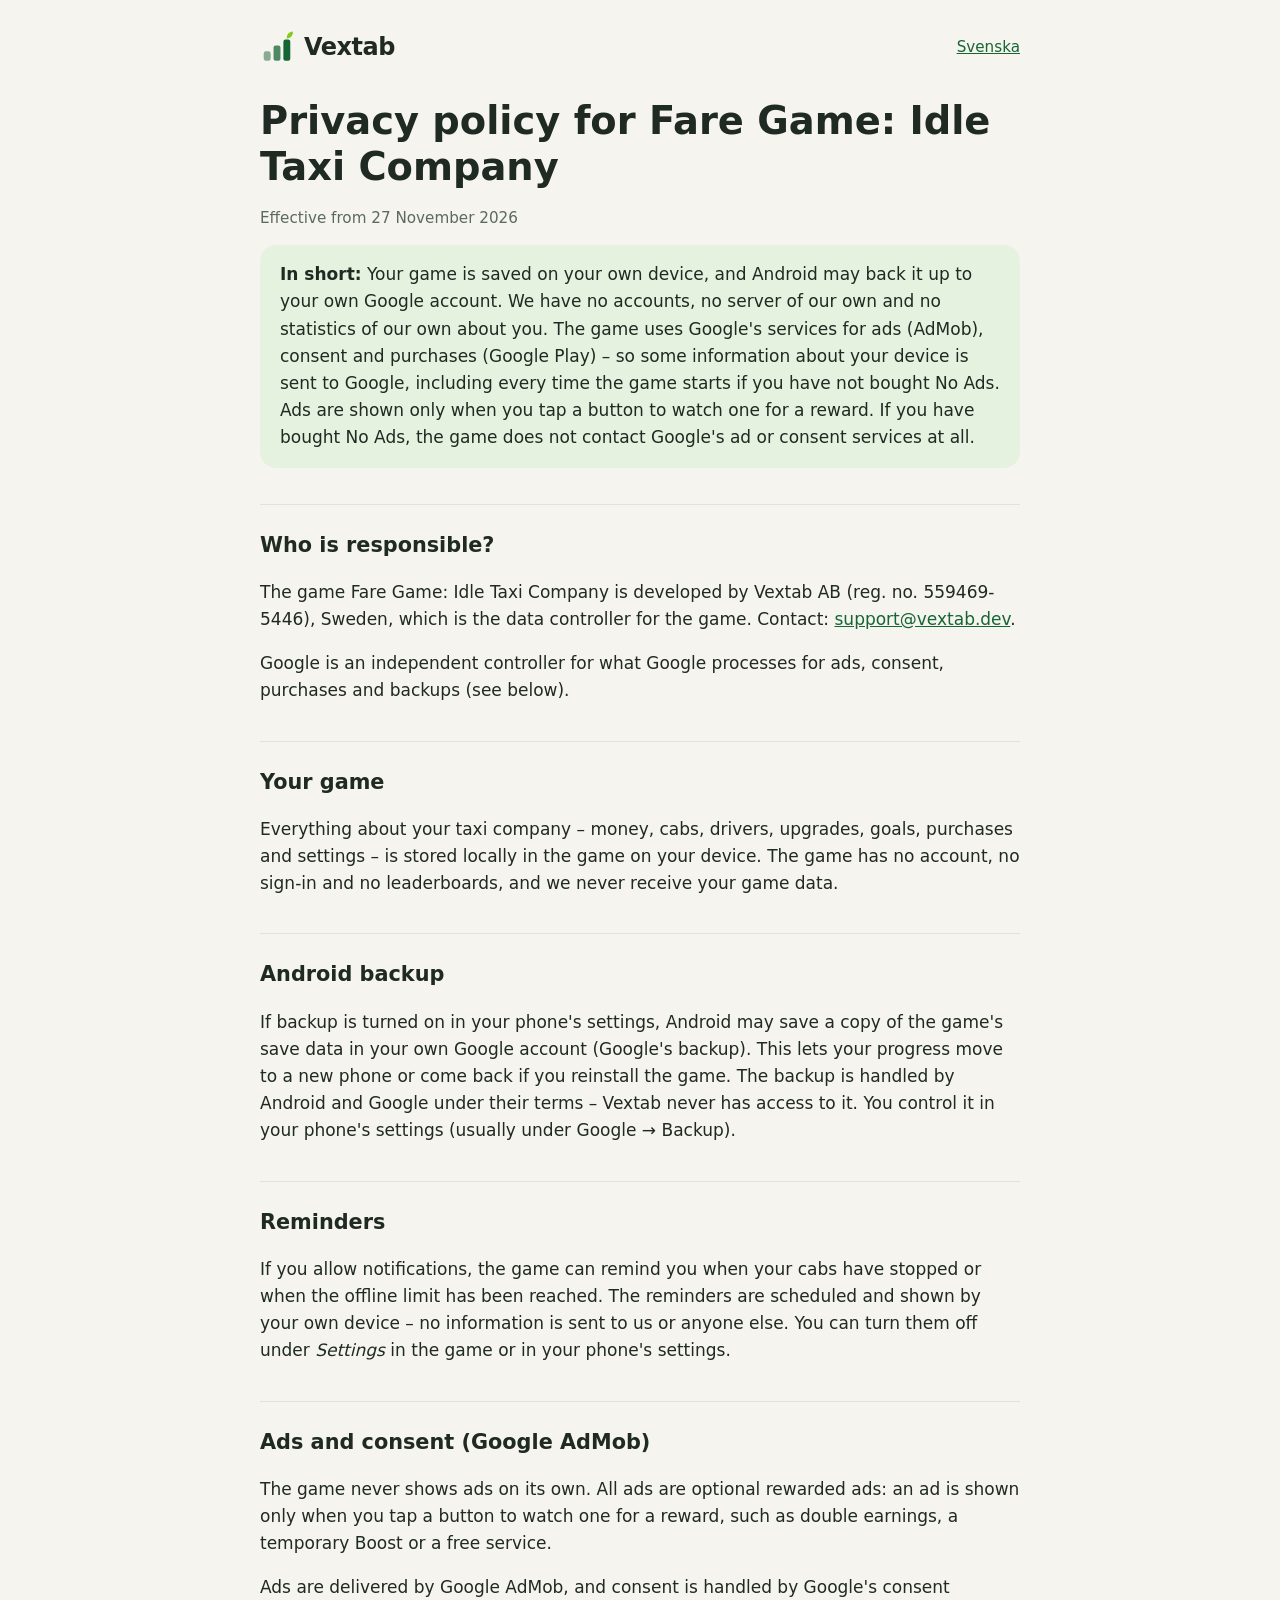
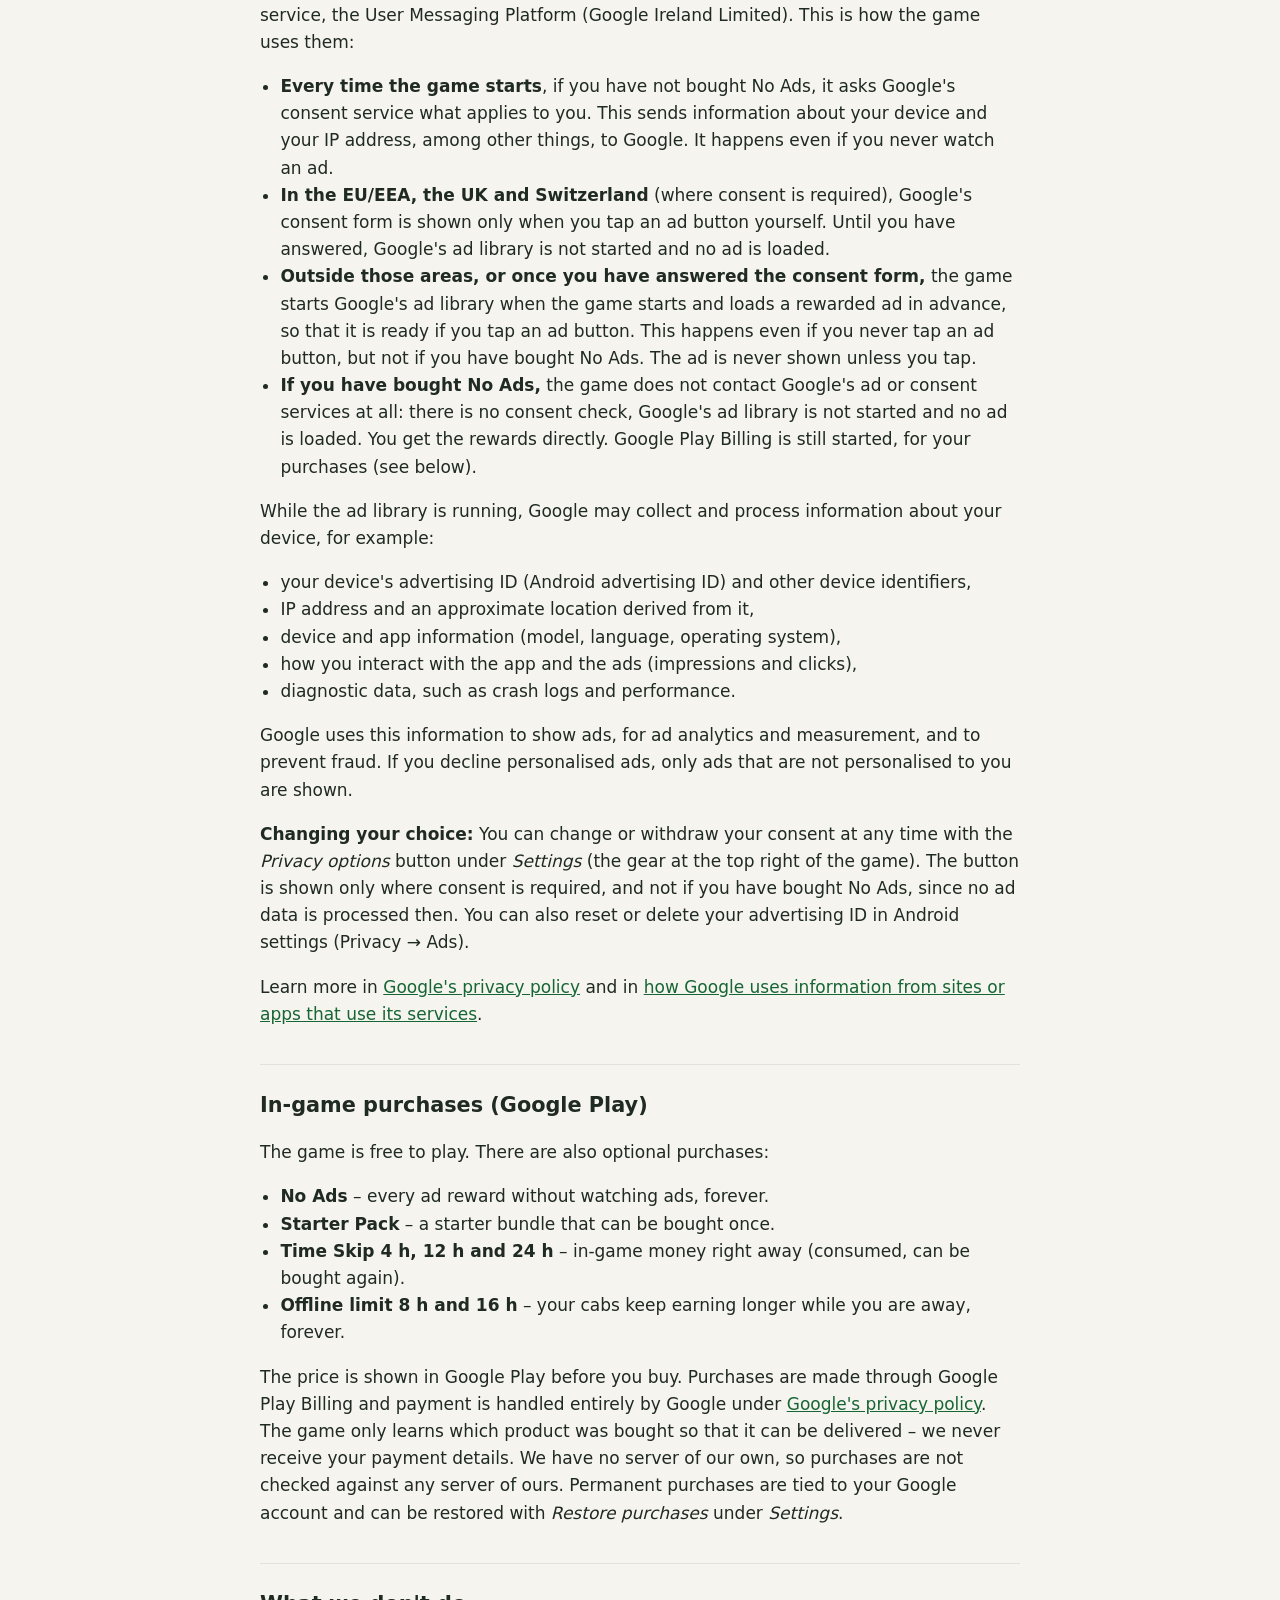
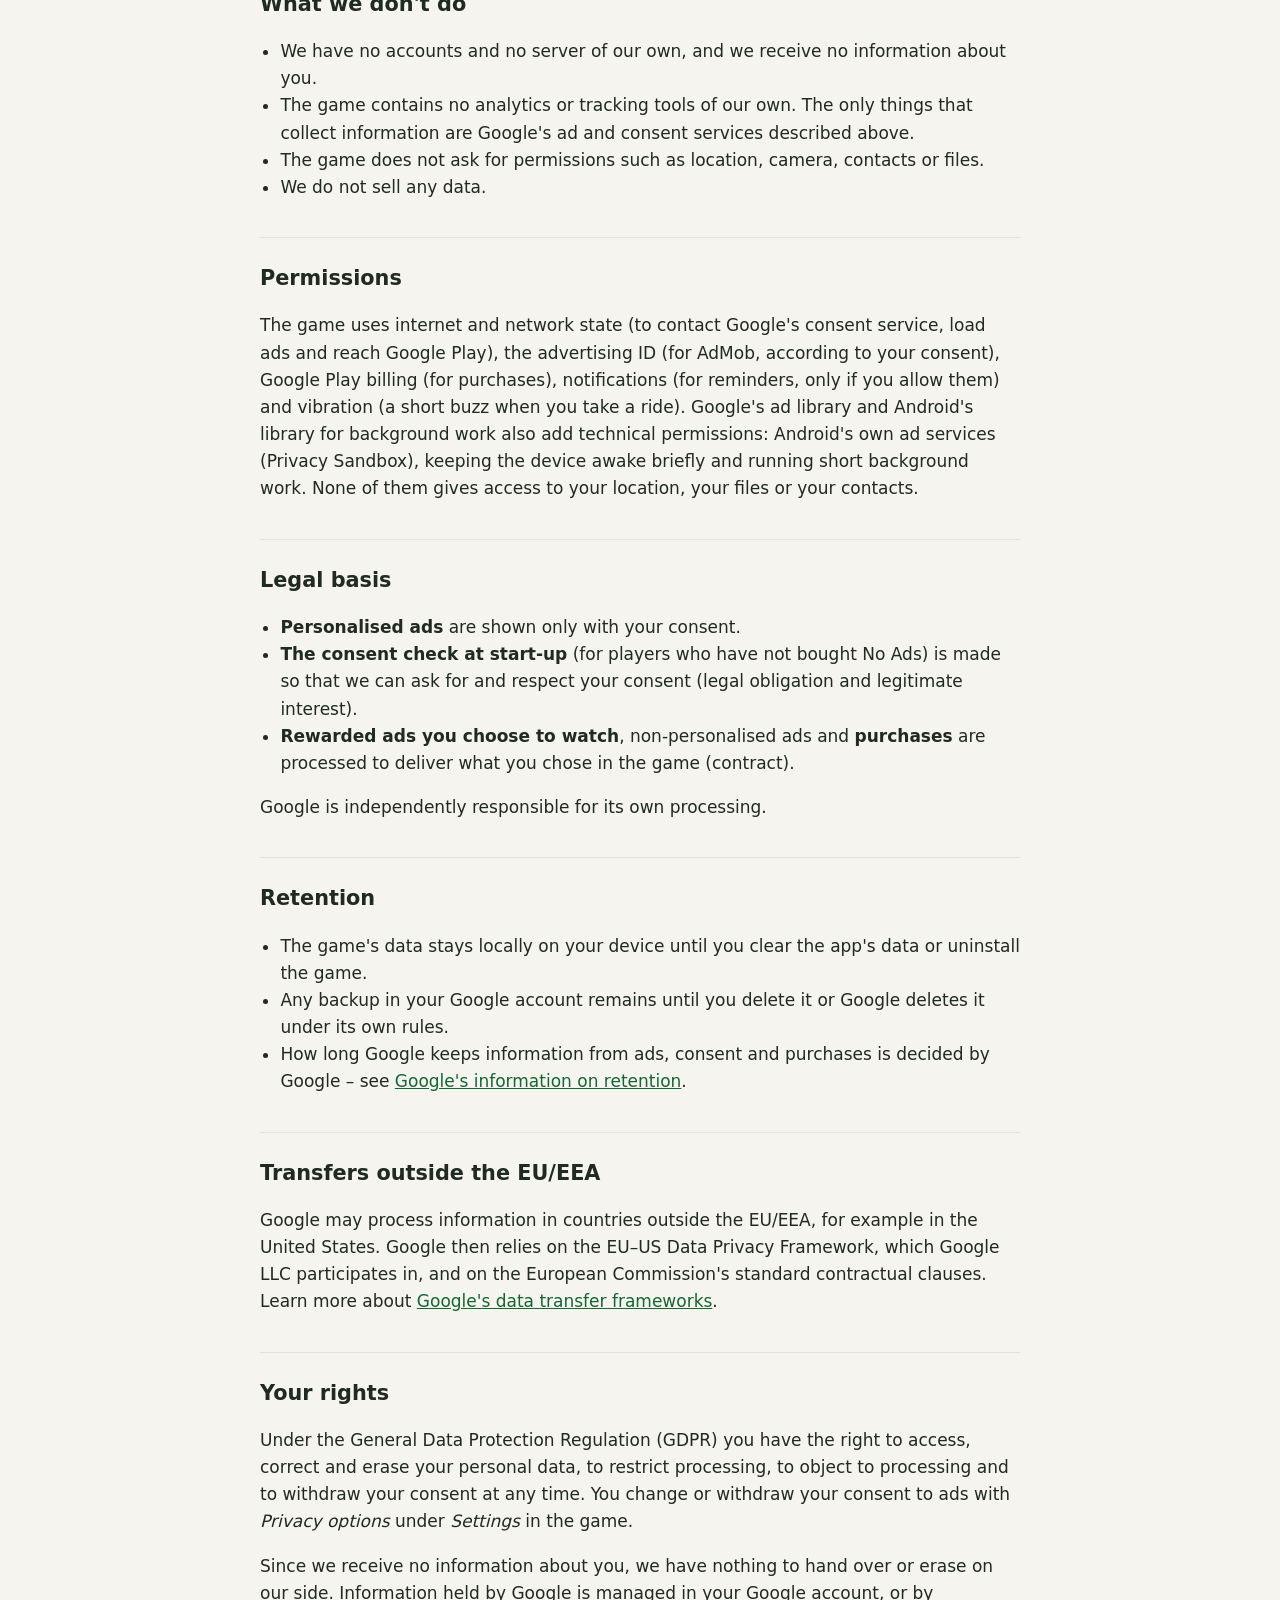
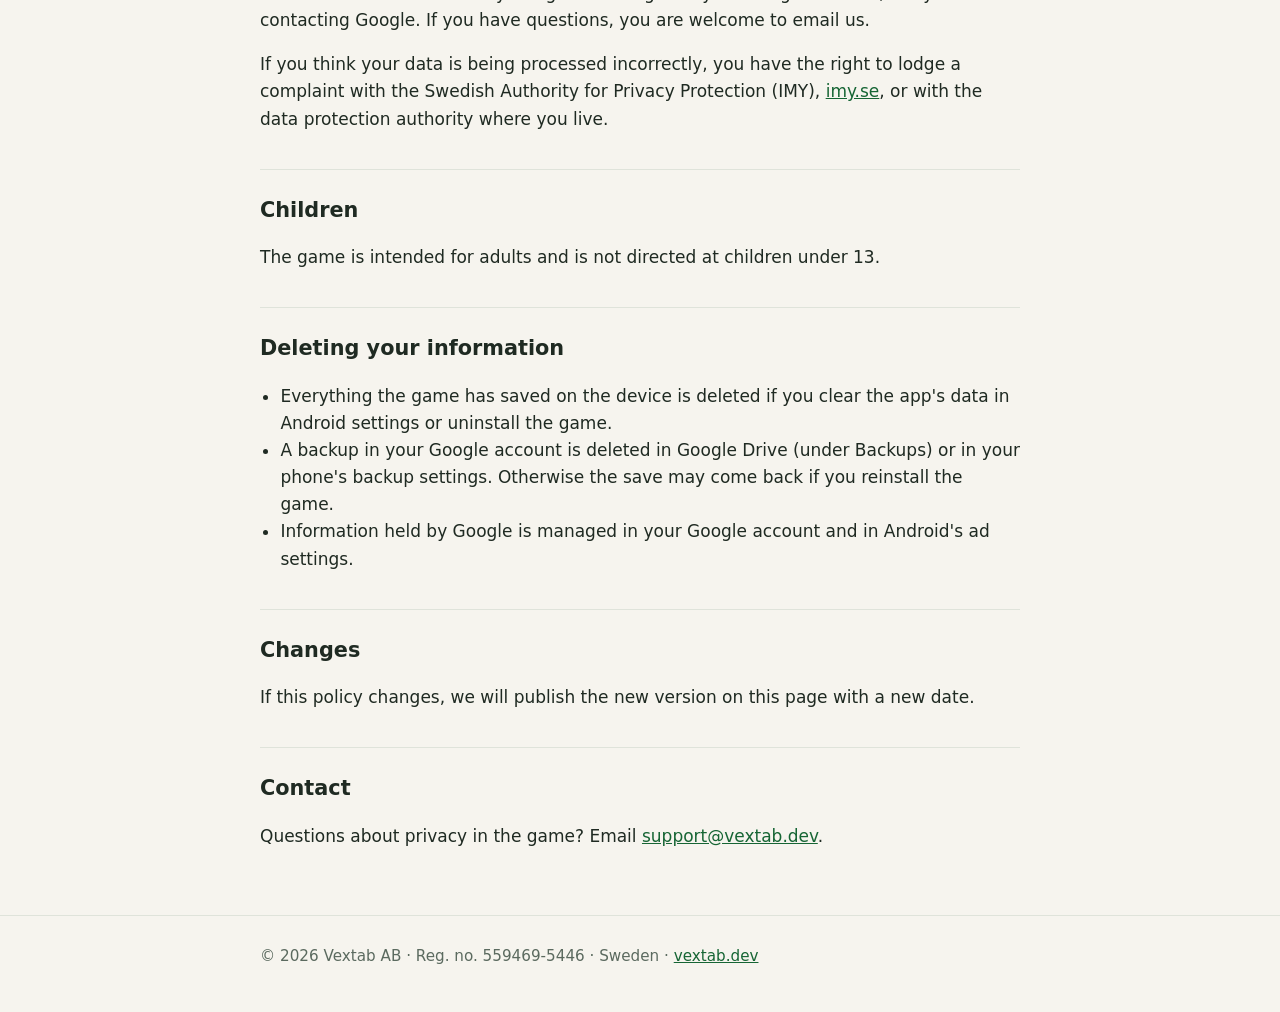
<file: en/fare-game/privacy-policy/index.html>
<!doctype html>
<html lang="en">
<head>
  <meta charset="utf-8">
  <meta name="viewport" content="width=device-width, initial-scale=1">
  <title>Privacy policy – Fare Game</title>
  <meta name="description" content="Privacy policy for the game Fare Game: Idle Taxi Company by Vextab AB.">
  <link rel="icon" href="/favicon.svg" type="image/svg+xml">
  <link rel="alternate" hreflang="sv" href="https://vextab.dev/fare-game/integritetspolicy/">
  <link rel="stylesheet" href="/style.css">
</head>
<body>
  <header class="site">
    <div class="wrap">
      <a class="brand" href="/en/" aria-label="Vextab AB – home page"><svg class="logo" viewBox="0 0 64 64" aria-hidden="true"><rect class="logo-bar" x="7" y="40" width="13" height="18" rx="4" fill-opacity=".5"/><rect class="logo-bar" x="25.5" y="29" width="13" height="29" rx="4" fill-opacity=".75"/><rect class="logo-bar" x="44" y="18" width="13" height="40" rx="4"/><path class="logo-leaf" d="M50.5 16C50 8.5 54.5 3.5 62 3C62.3 10.5 58 15.5 50.5 16Z"/></svg><span>Vextab</span></a>
      <a class="lang" href="/fare-game/integritetspolicy/" hreflang="sv" lang="sv">Svenska</a>
    </div>
  </header>

  <main class="wrap policy">
    <h1>Privacy policy for Fare Game: Idle Taxi Company</h1>
    <p class="meta">Effective from 27 November 2026</p>

    <p class="summary"><strong>In short:</strong> Your game is saved on your own device, and Android may back it up to your own Google account. We have no accounts, no server of our own and no statistics of our own about you. The game uses Google's services for ads (AdMob), consent and purchases (Google Play) – so some information about your device is sent to Google, including every time the game starts if you have not bought No Ads. Ads are shown only when you tap a button to watch one for a reward. If you have bought No Ads, the game does not contact Google's ad or consent services at all.</p>

    <h2>Who is responsible?</h2>
    <p>The game Fare Game: Idle Taxi Company is developed by Vextab AB (reg. no. 559469-5446), Sweden, which is the data controller for the game. Contact: <a href="mailto:support@vextab.dev">support@vextab.dev</a>.</p>
    <p>Google is an independent controller for what Google processes for ads, consent, purchases and backups (see below).</p>

    <h2>Your game</h2>
    <p>Everything about your taxi company – money, cabs, drivers, upgrades, goals, purchases and settings – is stored locally in the game on your device. The game has no account, no sign-in and no leaderboards, and we never receive your game data.</p>

    <h2>Android backup</h2>
    <p>If backup is turned on in your phone's settings, Android may save a copy of the game's save data in your own Google account (Google's backup). This lets your progress move to a new phone or come back if you reinstall the game. The backup is handled by Android and Google under their terms – Vextab never has access to it. You control it in your phone's settings (usually under Google → Backup).</p>

    <h2>Reminders</h2>
    <p>If you allow notifications, the game can remind you when your cabs have stopped or when the offline limit has been reached. The reminders are scheduled and shown by your own device – no information is sent to us or anyone else. You can turn them off under <em>Settings</em> in the game or in your phone's settings.</p>

    <h2>Ads and consent (Google AdMob)</h2>
    <p>The game never shows ads on its own. All ads are optional rewarded ads: an ad is shown only when you tap a button to watch one for a reward, such as double earnings, a temporary Boost or a free service.</p>
    <p>Ads are delivered by Google AdMob, and consent is handled by Google's consent service, the User Messaging Platform (Google Ireland Limited). This is how the game uses them:</p>
    <ul>
      <li><strong>Every time the game starts</strong>, if you have not bought No Ads, it asks Google's consent service what applies to you. This sends information about your device and your IP address, among other things, to Google. It happens even if you never watch an ad.</li>
      <li><strong>In the EU/EEA, the UK and Switzerland</strong> (where consent is required), Google's consent form is shown only when you tap an ad button yourself. Until you have answered, Google's ad library is not started and no ad is loaded.</li>
      <li><strong>Outside those areas, or once you have answered the consent form,</strong> the game starts Google's ad library when the game starts and loads a rewarded ad in advance, so that it is ready if you tap an ad button. This happens even if you never tap an ad button, but not if you have bought No Ads. The ad is never shown unless you tap.</li>
      <li><strong>If you have bought No Ads,</strong> the game does not contact Google's ad or consent services at all: there is no consent check, Google's ad library is not started and no ad is loaded. You get the rewards directly. Google Play Billing is still started, for your purchases (see below).</li>
    </ul>
    <p>While the ad library is running, Google may collect and process information about your device, for example:</p>
    <ul>
      <li>your device's advertising ID (Android advertising ID) and other device identifiers,</li>
      <li>IP address and an approximate location derived from it,</li>
      <li>device and app information (model, language, operating system),</li>
      <li>how you interact with the app and the ads (impressions and clicks),</li>
      <li>diagnostic data, such as crash logs and performance.</li>
    </ul>
    <p>Google uses this information to show ads, for ad analytics and measurement, and to prevent fraud. If you decline personalised ads, only ads that are not personalised to you are shown.</p>
    <p><strong>Changing your choice:</strong> You can change or withdraw your consent at any time with the <em>Privacy options</em> button under <em>Settings</em> (the gear at the top right of the game). The button is shown only where consent is required, and not if you have bought No Ads, since no ad data is processed then. You can also reset or delete your advertising ID in Android settings (Privacy → Ads).</p>
    <p>Learn more in <a href="https://policies.google.com/privacy">Google's privacy policy</a> and in <a href="https://policies.google.com/technologies/partner-sites">how Google uses information from sites or apps that use its services</a>.</p>

    <h2>In-game purchases (Google Play)</h2>
    <p>The game is free to play. There are also optional purchases:</p>
    <ul>
      <li><strong>No Ads</strong> – every ad reward without watching ads, forever.</li>
      <li><strong>Starter Pack</strong> – a starter bundle that can be bought once.</li>
      <li><strong>Time Skip 4 h, 12 h and 24 h</strong> – in-game money right away (consumed, can be bought again).</li>
      <li><strong>Offline limit 8 h and 16 h</strong> – your cabs keep earning longer while you are away, forever.</li>
    </ul>
    <p>The price is shown in Google Play before you buy. Purchases are made through Google Play Billing and payment is handled entirely by Google under <a href="https://policies.google.com/privacy">Google's privacy policy</a>. The game only learns which product was bought so that it can be delivered – we never receive your payment details. We have no server of our own, so purchases are not checked against any server of ours. Permanent purchases are tied to your Google account and can be restored with <em>Restore purchases</em> under <em>Settings</em>.</p>

    <h2>What we don't do</h2>
    <ul>
      <li>We have no accounts and no server of our own, and we receive no information about you.</li>
      <li>The game contains no analytics or tracking tools of our own. The only things that collect information are Google's ad and consent services described above.</li>
      <li>The game does not ask for permissions such as location, camera, contacts or files.</li>
      <li>We do not sell any data.</li>
    </ul>

    <h2>Permissions</h2>
    <p>The game uses internet and network state (to contact Google's consent service, load ads and reach Google Play), the advertising ID (for AdMob, according to your consent), Google Play billing (for purchases), notifications (for reminders, only if you allow them) and vibration (a short buzz when you take a ride). Google's ad library and Android's library for background work also add technical permissions: Android's own ad services (Privacy Sandbox), keeping the device awake briefly and running short background work. None of them gives access to your location, your files or your contacts.</p>

    <h2>Legal basis</h2>
    <ul>
      <li><strong>Personalised ads</strong> are shown only with your consent.</li>
      <li><strong>The consent check at start-up</strong> (for players who have not bought No Ads) is made so that we can ask for and respect your consent (legal obligation and legitimate interest).</li>
      <li><strong>Rewarded ads you choose to watch</strong>, non-personalised ads and <strong>purchases</strong> are processed to deliver what you chose in the game (contract).</li>
    </ul>
    <p>Google is independently responsible for its own processing.</p>

    <h2>Retention</h2>
    <ul>
      <li>The game's data stays locally on your device until you clear the app's data or uninstall the game.</li>
      <li>Any backup in your Google account remains until you delete it or Google deletes it under its own rules.</li>
      <li>How long Google keeps information from ads, consent and purchases is decided by Google – see <a href="https://policies.google.com/technologies/retention">Google's information on retention</a>.</li>
    </ul>

    <h2>Transfers outside the EU/EEA</h2>
    <p>Google may process information in countries outside the EU/EEA, for example in the United States. Google then relies on the EU–US Data Privacy Framework, which Google LLC participates in, and on the European Commission's standard contractual clauses. Learn more about <a href="https://policies.google.com/privacy/frameworks">Google's data transfer frameworks</a>.</p>

    <h2>Your rights</h2>
    <p>Under the General Data Protection Regulation (GDPR) you have the right to access, correct and erase your personal data, to restrict processing, to object to processing and to withdraw your consent at any time. You change or withdraw your consent to ads with <em>Privacy options</em> under <em>Settings</em> in the game.</p>
    <p>Since we receive no information about you, we have nothing to hand over or erase on our side. Information held by Google is managed in your Google account, or by contacting Google. If you have questions, you are welcome to email us.</p>
    <p>If you think your data is being processed incorrectly, you have the right to lodge a complaint with the Swedish Authority for Privacy Protection (IMY), <a href="https://www.imy.se/en/">imy.se</a>, or with the data protection authority where you live.</p>

    <h2>Children</h2>
    <p>The game is intended for adults and is not directed at children under 13.</p>

    <h2>Deleting your information</h2>
    <ul>
      <li>Everything the game has saved on the device is deleted if you clear the app's data in Android settings or uninstall the game.</li>
      <li>A backup in your Google account is deleted in Google Drive (under Backups) or in your phone's backup settings. Otherwise the save may come back if you reinstall the game.</li>
      <li>Information held by Google is managed in your Google account and in Android's ad settings.</li>
    </ul>

    <h2>Changes</h2>
    <p>If this policy changes, we will publish the new version on this page with a new date.</p>

    <h2>Contact</h2>
    <p>Questions about privacy in the game? Email <a href="mailto:support@vextab.dev">support@vextab.dev</a>.</p>
  </main>

  <footer class="site">
    <div class="wrap">
      <p>© 2026 Vextab AB · Reg. no. 559469-5446 · Sweden · <a href="/en/">vextab.dev</a></p>
    </div>
  </footer>
</body>
</html>
</file>
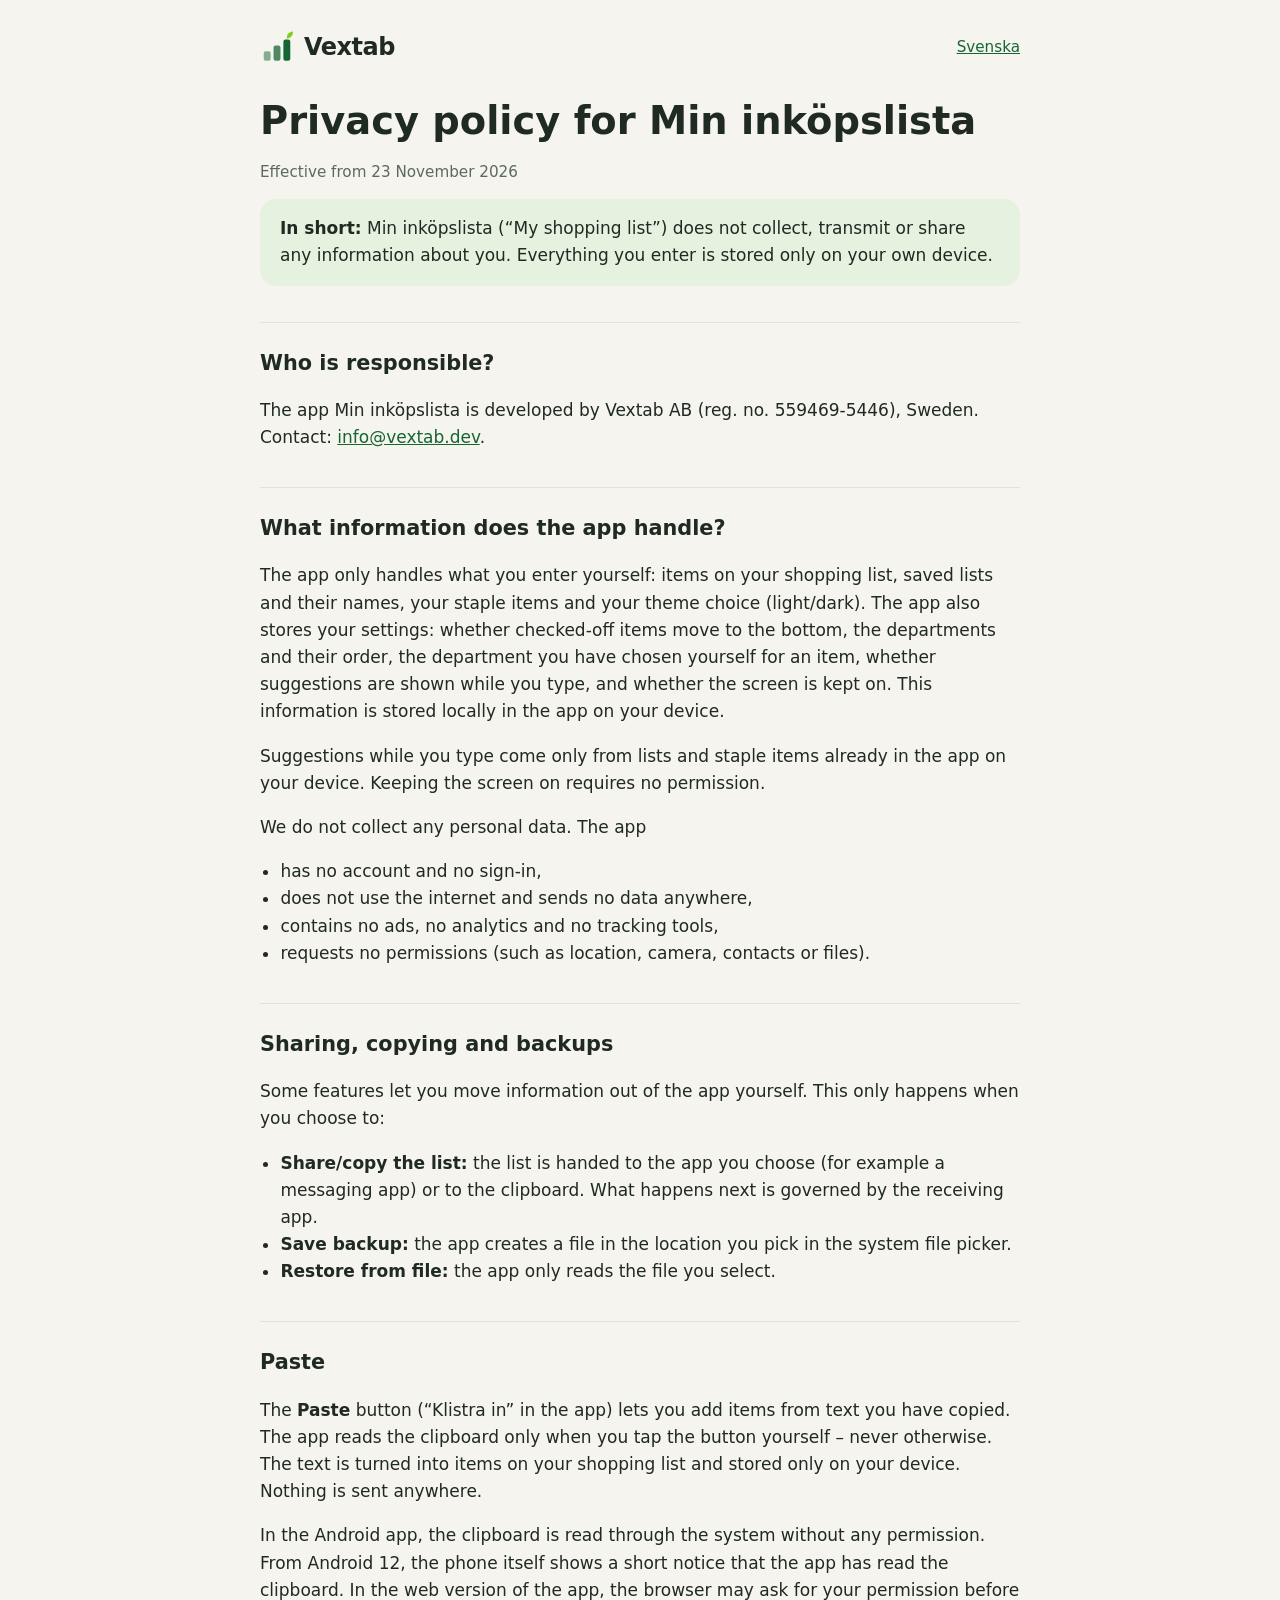
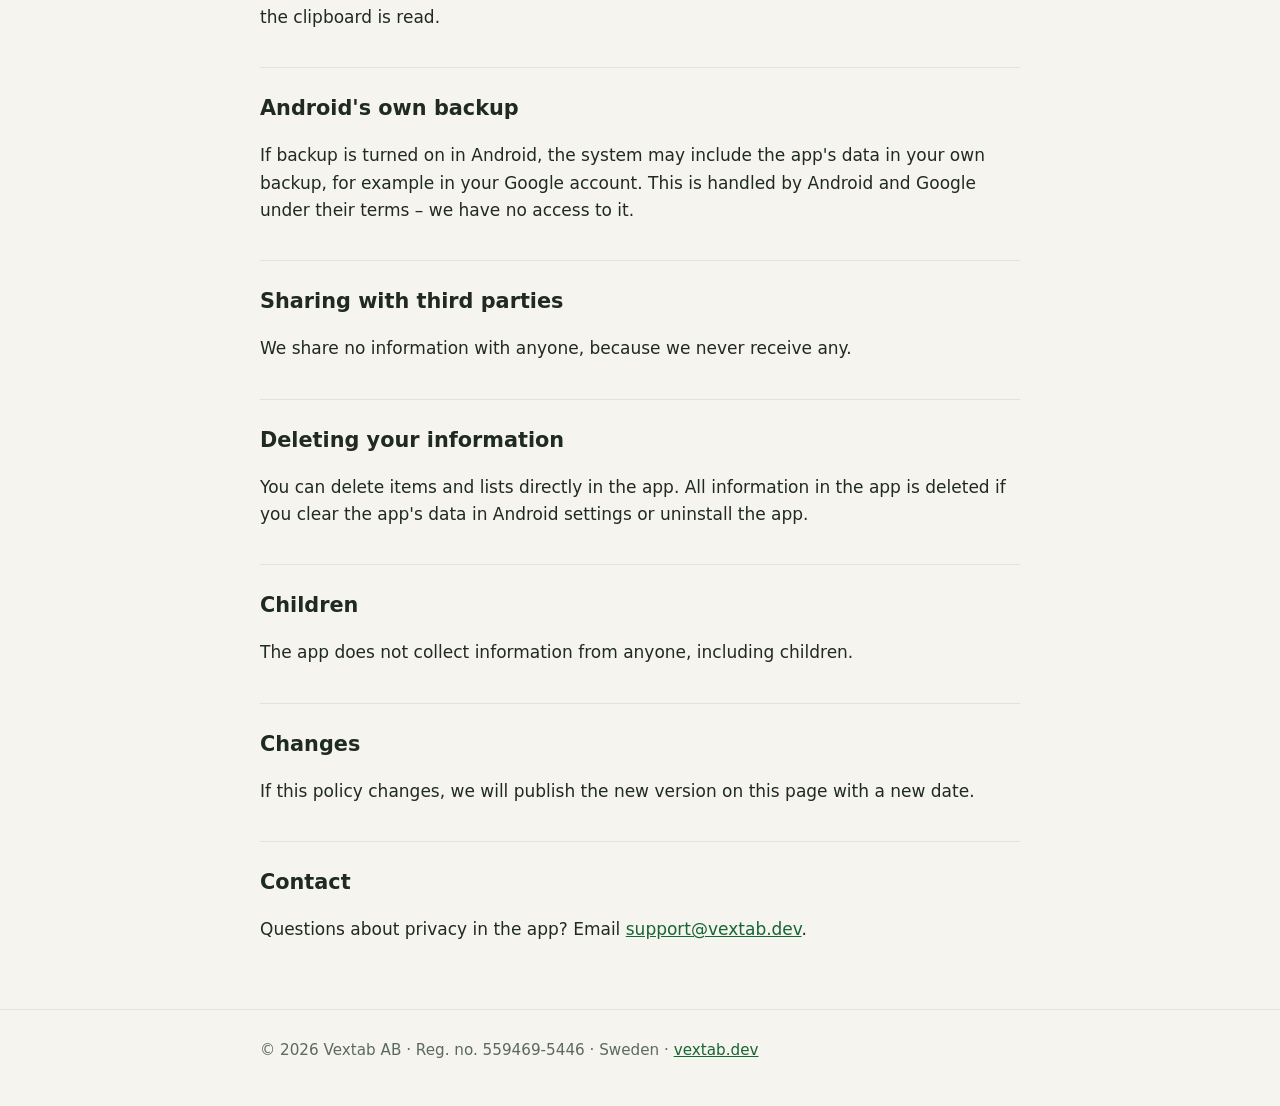
<file: en/min-inkopslista/privacy-policy/index.html>
<!doctype html>
<html lang="en">
<head>
  <meta charset="utf-8">
  <meta name="viewport" content="width=device-width, initial-scale=1">
  <title>Privacy policy – Min inköpslista</title>
  <meta name="description" content="Privacy policy for the app Min inköpslista by Vextab AB.">
  <link rel="icon" href="/favicon.svg" type="image/svg+xml">
  <link rel="alternate" hreflang="sv" href="https://vextab.dev/min-inkopslista/integritetspolicy/">
  <link rel="stylesheet" href="/style.css">
</head>
<body>
  <header class="site">
    <div class="wrap">
      <a class="brand" href="/en/" aria-label="Vextab AB – home page"><svg class="logo" viewBox="0 0 64 64" aria-hidden="true"><rect class="logo-bar" x="7" y="40" width="13" height="18" rx="4" fill-opacity=".5"/><rect class="logo-bar" x="25.5" y="29" width="13" height="29" rx="4" fill-opacity=".75"/><rect class="logo-bar" x="44" y="18" width="13" height="40" rx="4"/><path class="logo-leaf" d="M50.5 16C50 8.5 54.5 3.5 62 3C62.3 10.5 58 15.5 50.5 16Z"/></svg><span>Vextab</span></a>
      <a class="lang" href="/min-inkopslista/integritetspolicy/" hreflang="sv" lang="sv">Svenska</a>
    </div>
  </header>

  <main class="wrap policy">
    <h1>Privacy policy for Min inköpslista</h1>
    <p class="meta">Effective from 23 November 2026</p>

    <p class="summary"><strong>In short:</strong> Min inköpslista (“My shopping list”) does not collect, transmit or share any information about you. Everything you enter is stored only on your own device.</p>

    <h2>Who is responsible?</h2>
    <p>The app Min inköpslista is developed by Vextab AB (reg. no. 559469-5446), Sweden. Contact: <a href="mailto:info@vextab.dev">info@vextab.dev</a>.</p>

    <h2>What information does the app handle?</h2>
    <p>The app only handles what you enter yourself: items on your shopping list, saved lists and their names, your staple items and your theme choice (light/dark). The app also stores your settings: whether checked-off items move to the bottom, the departments and their order, the department you have chosen yourself for an item, whether suggestions are shown while you type, and whether the screen is kept on. This information is stored locally in the app on your device.</p>
    <p>Suggestions while you type come only from lists and staple items already in the app on your device. Keeping the screen on requires no permission.</p>
    <p>We do not collect any personal data. The app</p>
    <ul>
      <li>has no account and no sign-in,</li>
      <li>does not use the internet and sends no data anywhere,</li>
      <li>contains no ads, no analytics and no tracking tools,</li>
      <li>requests no permissions (such as location, camera, contacts or files).</li>
    </ul>

    <h2>Sharing, copying and backups</h2>
    <p>Some features let you move information out of the app yourself. This only happens when you choose to:</p>
    <ul>
      <li><strong>Share/copy the list:</strong> the list is handed to the app you choose (for example a messaging app) or to the clipboard. What happens next is governed by the receiving app.</li>
      <li><strong>Save backup:</strong> the app creates a file in the location you pick in the system file picker.</li>
      <li><strong>Restore from file:</strong> the app only reads the file you select.</li>
    </ul>

    <h2>Paste</h2>
    <p>The <strong>Paste</strong> button (“Klistra in” in the app) lets you add items from text you have copied. The app reads the clipboard only when you tap the button yourself – never otherwise. The text is turned into items on your shopping list and stored only on your device. Nothing is sent anywhere.</p>
    <p>In the Android app, the clipboard is read through the system without any permission. From Android 12, the phone itself shows a short notice that the app has read the clipboard. In the web version of the app, the browser may ask for your permission before the clipboard is read.</p>

    <h2>Android's own backup</h2>
    <p>If backup is turned on in Android, the system may include the app's data in your own backup, for example in your Google account. This is handled by Android and Google under their terms – we have no access to it.</p>

    <h2>Sharing with third parties</h2>
    <p>We share no information with anyone, because we never receive any.</p>

    <h2>Deleting your information</h2>
    <p>You can delete items and lists directly in the app. All information in the app is deleted if you clear the app's data in Android settings or uninstall the app.</p>

    <h2>Children</h2>
    <p>The app does not collect information from anyone, including children.</p>

    <h2>Changes</h2>
    <p>If this policy changes, we will publish the new version on this page with a new date.</p>

    <h2>Contact</h2>
    <p>Questions about privacy in the app? Email <a href="mailto:support@vextab.dev">support@vextab.dev</a>.</p>
  </main>

  <footer class="site">
    <div class="wrap">
      <p>© 2026 Vextab AB · Reg. no. 559469-5446 · Sweden · <a href="/en/">vextab.dev</a></p>
    </div>
  </footer>
</body>
</html>
</file>
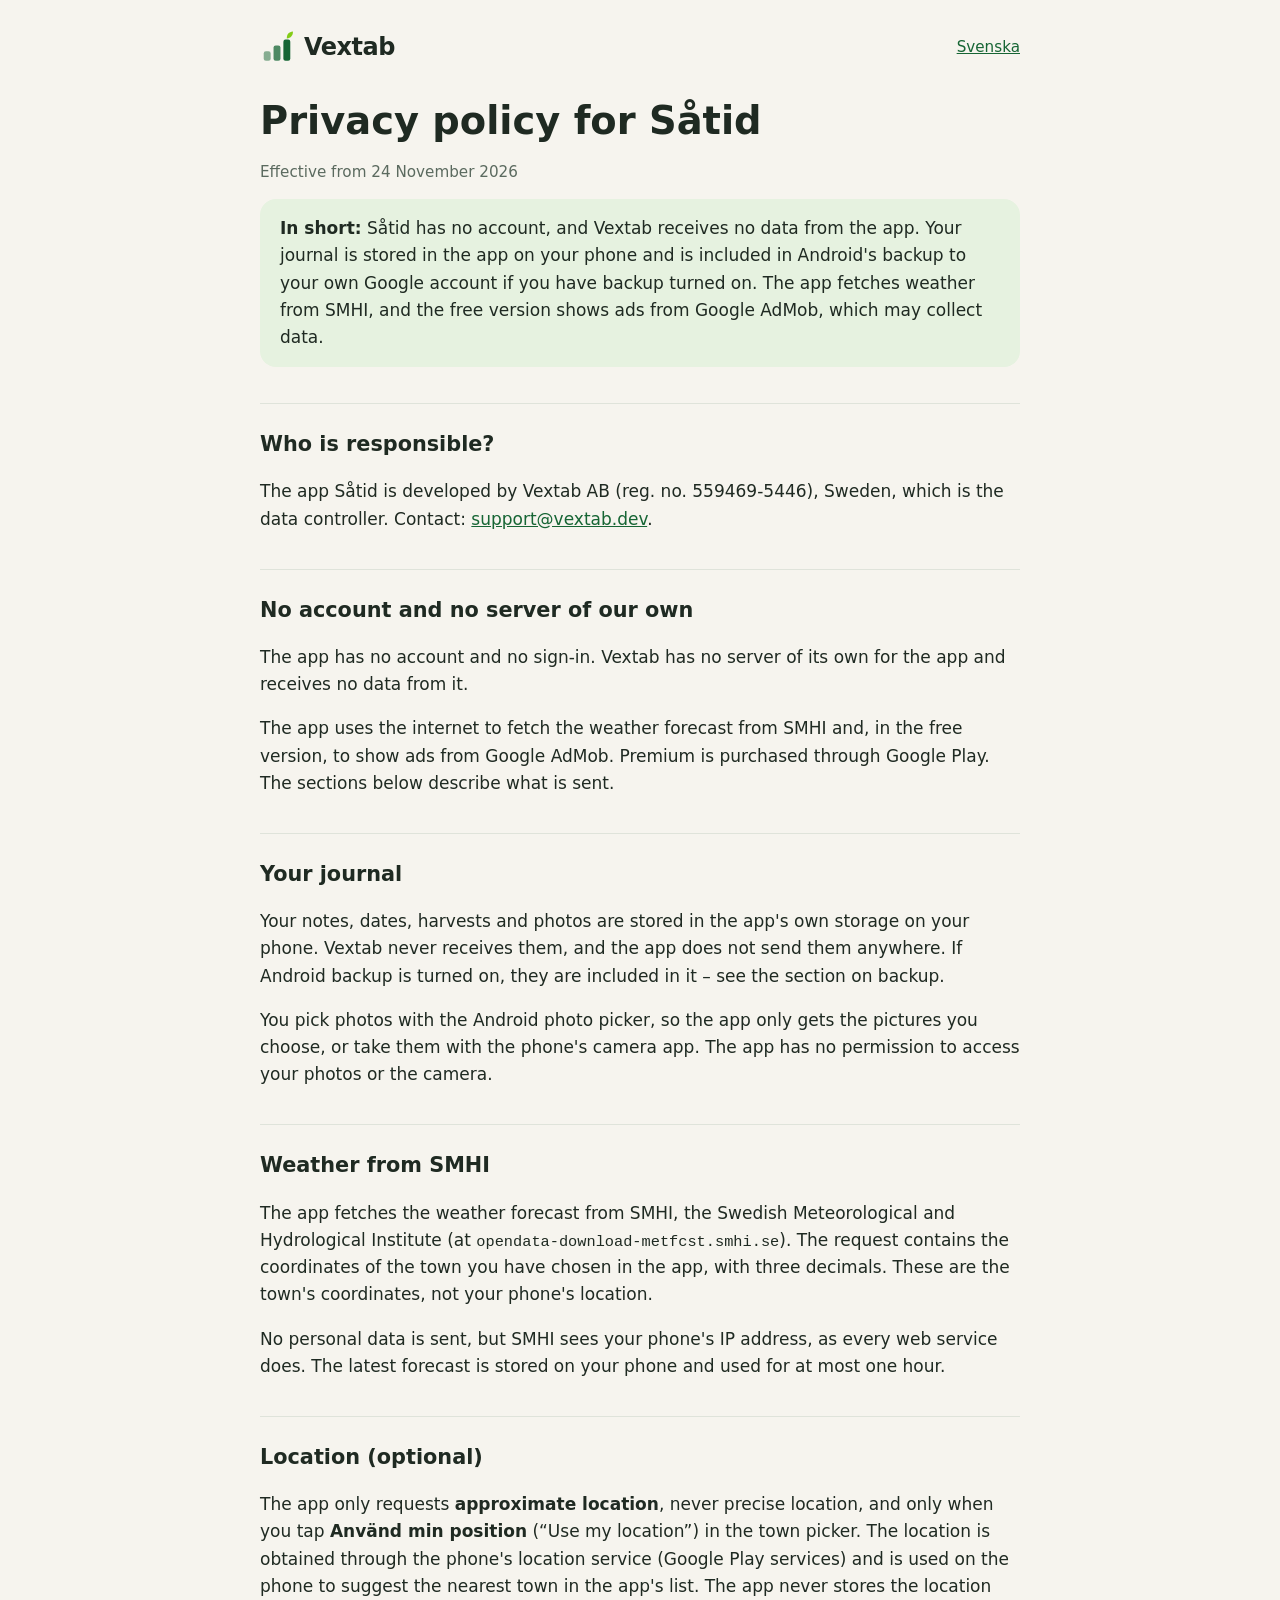
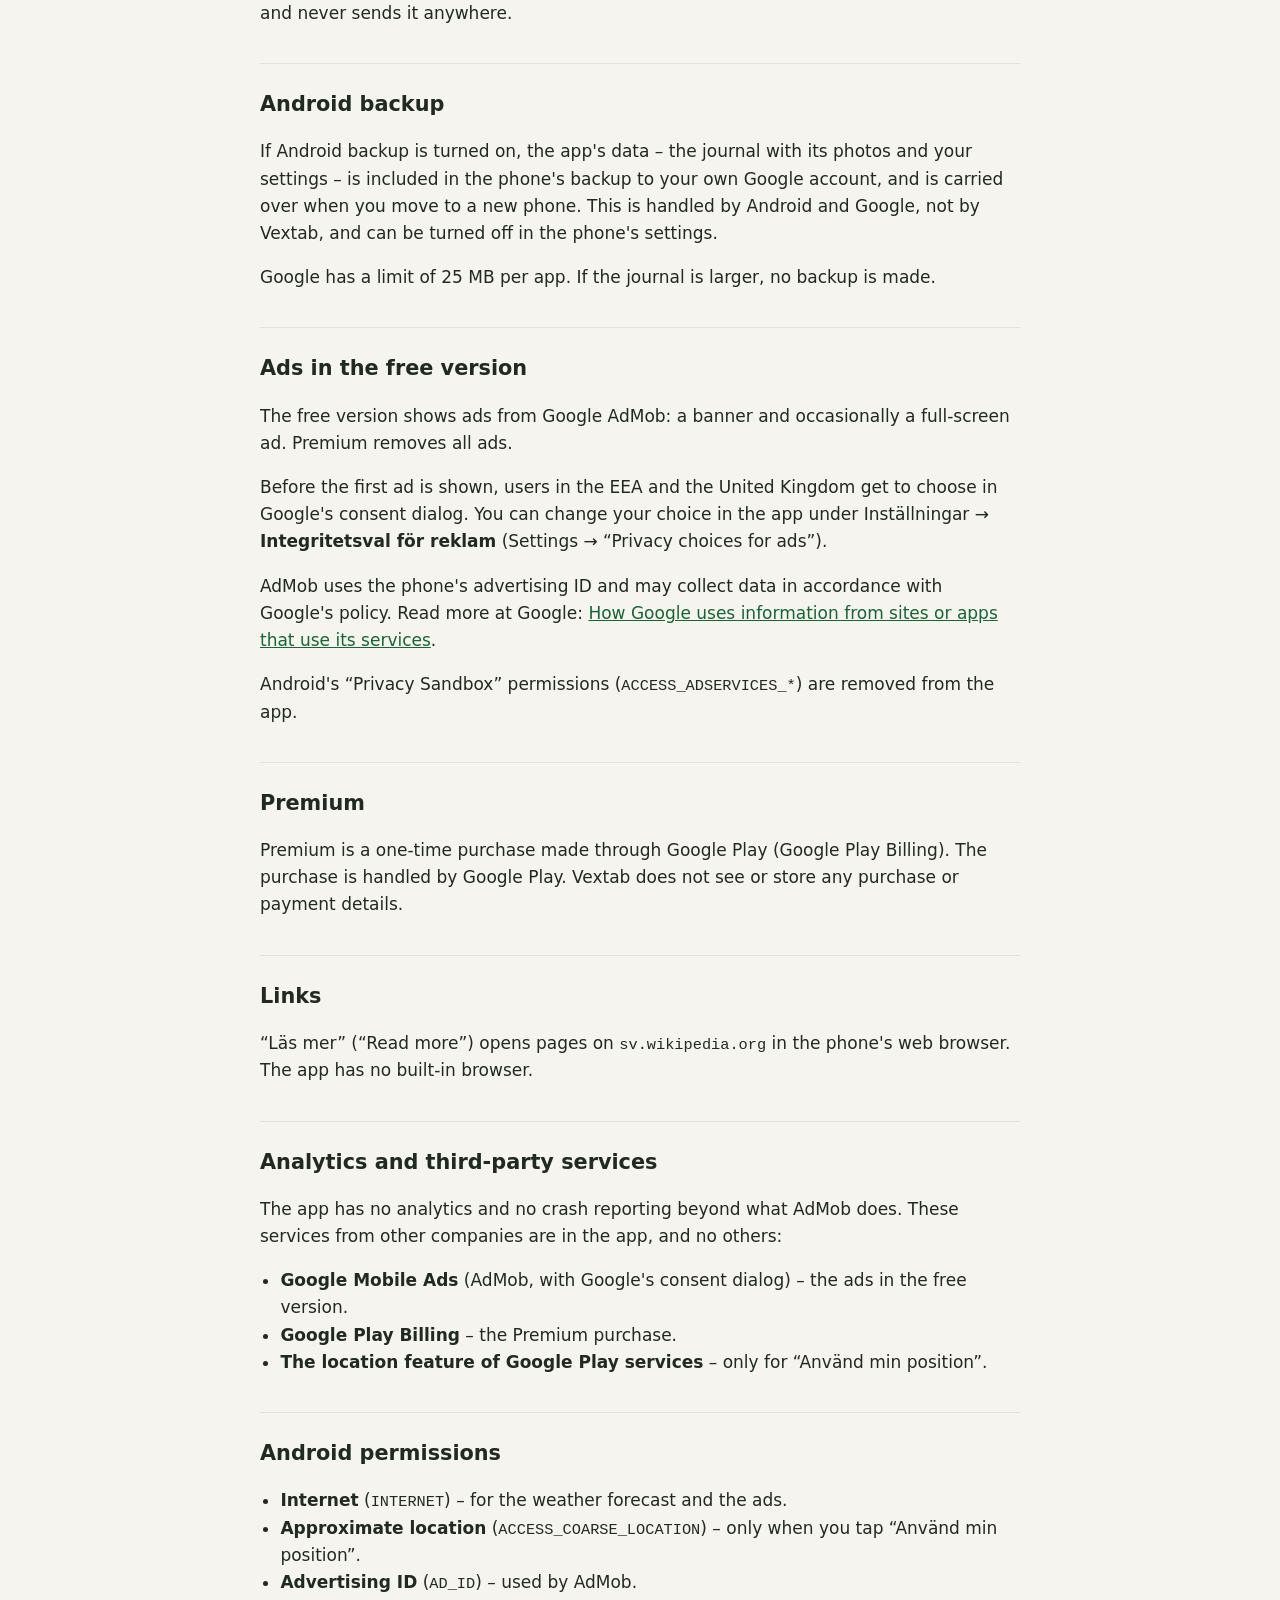
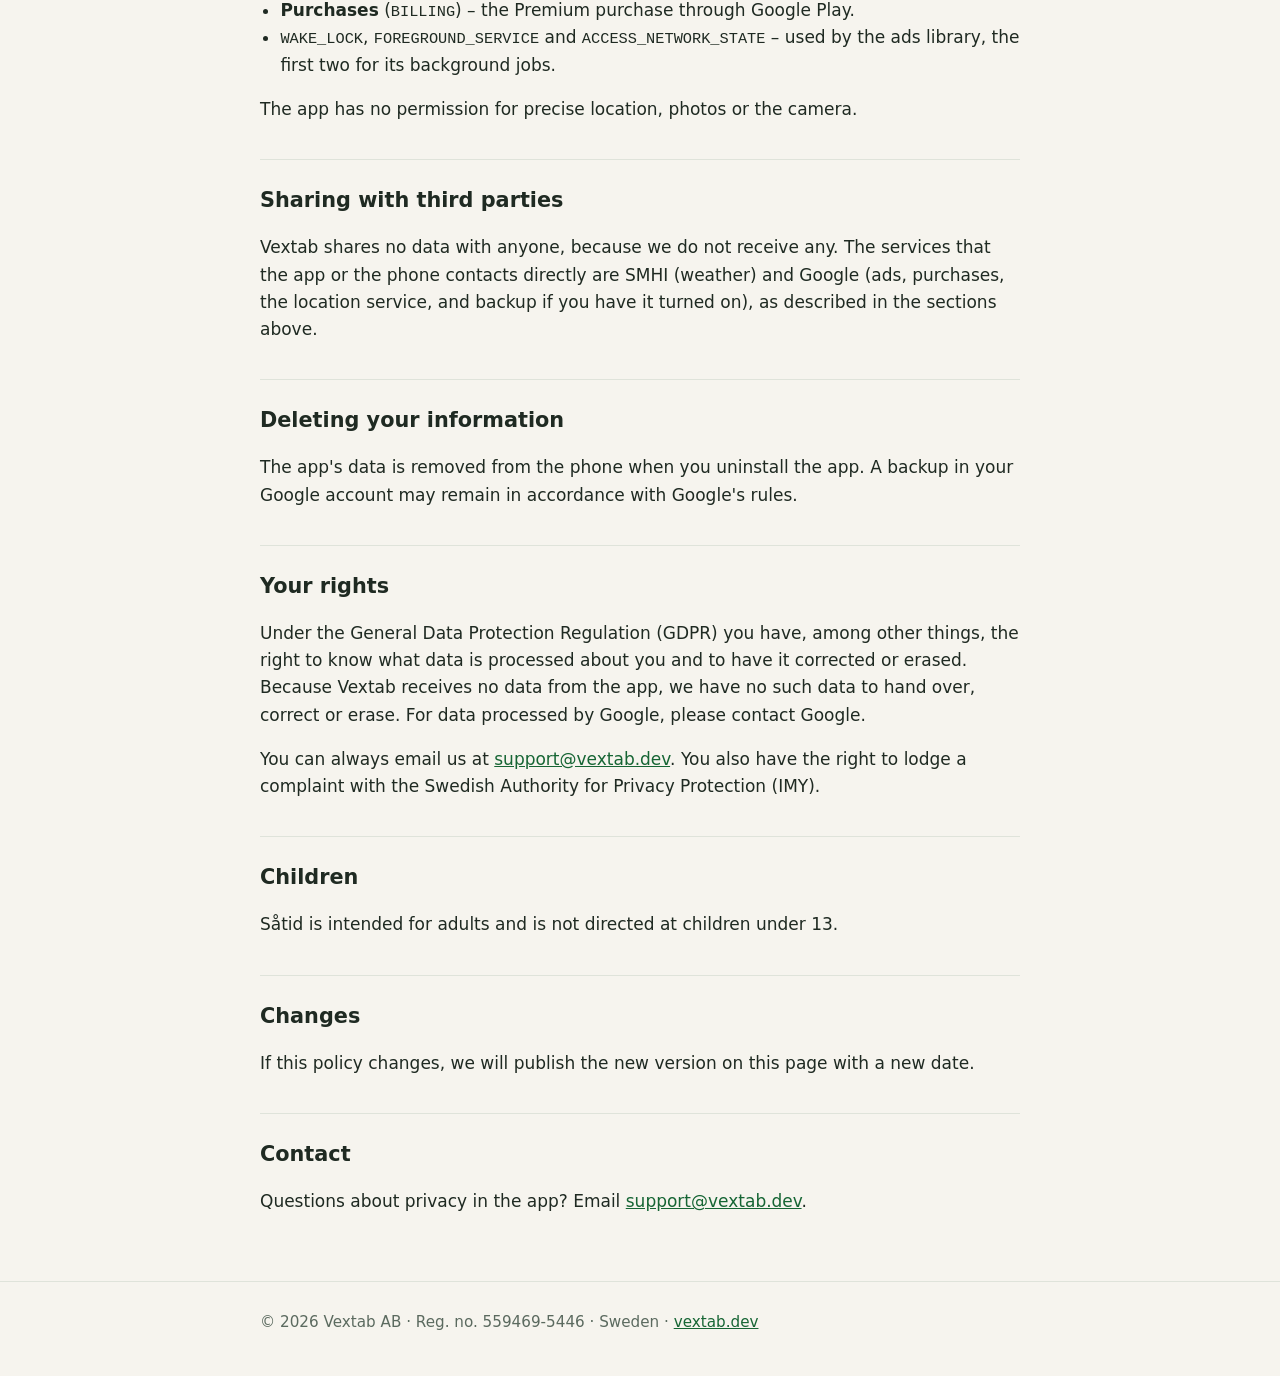
<file: en/satid/privacy-policy/index.html>
<!doctype html>
<html lang="en">
<head>
  <meta charset="utf-8">
  <meta name="viewport" content="width=device-width, initial-scale=1">
  <title>Privacy policy – Såtid</title>
  <meta name="description" content="Privacy policy for the app Såtid by Vextab AB.">
  <link rel="icon" href="/favicon.svg" type="image/svg+xml">
  <link rel="alternate" hreflang="sv" href="https://vextab.dev/satid/integritetspolicy/">
  <link rel="stylesheet" href="/style.css">
</head>
<body>
  <header class="site">
    <div class="wrap">
      <a class="brand" href="/en/" aria-label="Vextab AB – home page"><svg class="logo" viewBox="0 0 64 64" aria-hidden="true"><rect class="logo-bar" x="7" y="40" width="13" height="18" rx="4" fill-opacity=".5"/><rect class="logo-bar" x="25.5" y="29" width="13" height="29" rx="4" fill-opacity=".75"/><rect class="logo-bar" x="44" y="18" width="13" height="40" rx="4"/><path class="logo-leaf" d="M50.5 16C50 8.5 54.5 3.5 62 3C62.3 10.5 58 15.5 50.5 16Z"/></svg><span>Vextab</span></a>
      <a class="lang" href="/satid/integritetspolicy/" hreflang="sv" lang="sv">Svenska</a>
    </div>
  </header>

  <main class="wrap policy">
    <h1>Privacy policy for Såtid</h1>
    <p class="meta">Effective from 24 November 2026</p>

    <p class="summary"><strong>In short:</strong> Såtid has no account, and Vextab receives no data from the app. Your journal is stored in the app on your phone and is included in Android's backup to your own Google account if you have backup turned on. The app fetches weather from SMHI, and the free version shows ads from Google AdMob, which may collect data.</p>

    <h2>Who is responsible?</h2>
    <p>The app Såtid is developed by Vextab AB (reg. no. 559469-5446), Sweden, which is the data controller. Contact: <a href="mailto:support@vextab.dev">support@vextab.dev</a>.</p>

    <h2>No account and no server of our own</h2>
    <p>The app has no account and no sign-in. Vextab has no server of its own for the app and receives no data from it.</p>
    <p>The app uses the internet to fetch the weather forecast from SMHI and, in the free version, to show ads from Google AdMob. Premium is purchased through Google Play. The sections below describe what is sent.</p>

    <h2>Your journal</h2>
    <p>Your notes, dates, harvests and photos are stored in the app's own storage on your phone. Vextab never receives them, and the app does not send them anywhere. If Android backup is turned on, they are included in it – see the section on backup.</p>
    <p>You pick photos with the Android photo picker, so the app only gets the pictures you choose, or take them with the phone's camera app. The app has no permission to access your photos or the camera.</p>

    <h2>Weather from SMHI</h2>
    <p>The app fetches the weather forecast from SMHI, the Swedish Meteorological and Hydrological Institute (at <code>opendata-download-metfcst.smhi.se</code>). The request contains the coordinates of the town you have chosen in the app, with three decimals. These are the town's coordinates, not your phone's location.</p>
    <p>No personal data is sent, but SMHI sees your phone's IP address, as every web service does. The latest forecast is stored on your phone and used for at most one hour.</p>

    <h2>Location (optional)</h2>
    <p>The app only requests <strong>approximate location</strong>, never precise location, and only when you tap <strong>Använd min position</strong> (“Use my location”) in the town picker. The location is obtained through the phone's location service (Google Play services) and is used on the phone to suggest the nearest town in the app's list. The app never stores the location and never sends it anywhere.</p>

    <h2>Android backup</h2>
    <p>If Android backup is turned on, the app's data – the journal with its photos and your settings – is included in the phone's backup to your own Google account, and is carried over when you move to a new phone. This is handled by Android and Google, not by Vextab, and can be turned off in the phone's settings.</p>
    <p>Google has a limit of 25 MB per app. If the journal is larger, no backup is made.</p>

    <h2>Ads in the free version</h2>
    <p>The free version shows ads from Google AdMob: a banner and occasionally a full-screen ad. Premium removes all ads.</p>
    <p>Before the first ad is shown, users in the EEA and the United Kingdom get to choose in Google's consent dialog. You can change your choice in the app under Inställningar → <strong>Integritetsval för reklam</strong> (Settings → “Privacy choices for ads”).</p>
    <p>AdMob uses the phone's advertising ID and may collect data in accordance with Google's policy. Read more at Google: <a href="https://policies.google.com/technologies/partner-sites?hl=en">How Google uses information from sites or apps that use its services</a>.</p>
    <p>Android's “Privacy Sandbox” permissions (<code>ACCESS_ADSERVICES_*</code>) are removed from the app.</p>

    <h2>Premium</h2>
    <p>Premium is a one-time purchase made through Google Play (Google Play Billing). The purchase is handled by Google Play. Vextab does not see or store any purchase or payment details.</p>

    <h2>Links</h2>
    <p>“Läs mer” (“Read more”) opens pages on <code>sv.wikipedia.org</code> in the phone's web browser. The app has no built-in browser.</p>

    <h2>Analytics and third-party services</h2>
    <p>The app has no analytics and no crash reporting beyond what AdMob does. These services from other companies are in the app, and no others:</p>
    <ul>
      <li><strong>Google Mobile Ads</strong> (AdMob, with Google's consent dialog) – the ads in the free version.</li>
      <li><strong>Google Play Billing</strong> – the Premium purchase.</li>
      <li><strong>The location feature of Google Play services</strong> – only for “Använd min position”.</li>
    </ul>

    <h2>Android permissions</h2>
    <ul>
      <li><strong>Internet</strong> (<code>INTERNET</code>) – for the weather forecast and the ads.</li>
      <li><strong>Approximate location</strong> (<code>ACCESS_COARSE_LOCATION</code>) – only when you tap “Använd min position”.</li>
      <li><strong>Advertising ID</strong> (<code>AD_ID</code>) – used by AdMob.</li>
      <li><strong>Purchases</strong> (<code>BILLING</code>) – the Premium purchase through Google Play.</li>
      <li><code>WAKE_LOCK</code>, <code>FOREGROUND_SERVICE</code> and <code>ACCESS_NETWORK_STATE</code> – used by the ads library, the first two for its background jobs.</li>
    </ul>
    <p>The app has no permission for precise location, photos or the camera.</p>

    <h2>Sharing with third parties</h2>
    <p>Vextab shares no data with anyone, because we do not receive any. The services that the app or the phone contacts directly are SMHI (weather) and Google (ads, purchases, the location service, and backup if you have it turned on), as described in the sections above.</p>

    <h2>Deleting your information</h2>
    <p>The app's data is removed from the phone when you uninstall the app. A backup in your Google account may remain in accordance with Google's rules.</p>

    <h2>Your rights</h2>
    <p>Under the General Data Protection Regulation (GDPR) you have, among other things, the right to know what data is processed about you and to have it corrected or erased. Because Vextab receives no data from the app, we have no such data to hand over, correct or erase. For data processed by Google, please contact Google.</p>
    <p>You can always email us at <a href="mailto:support@vextab.dev">support@vextab.dev</a>. You also have the right to lodge a complaint with the Swedish Authority for Privacy Protection (IMY).</p>

    <h2>Children</h2>
    <p>Såtid is intended for adults and is not directed at children under 13.</p>

    <h2>Changes</h2>
    <p>If this policy changes, we will publish the new version on this page with a new date.</p>

    <h2>Contact</h2>
    <p>Questions about privacy in the app? Email <a href="mailto:support@vextab.dev">support@vextab.dev</a>.</p>
  </main>

  <footer class="site">
    <div class="wrap">
      <p>© 2026 Vextab AB · Reg. no. 559469-5446 · Sweden · <a href="/en/">vextab.dev</a></p>
    </div>
  </footer>
</body>
</html>
</file>
<file: style.css>
/* Vextab AB – gemensam stil för alla sidor */
:root {
  --bg: #f6f4ee;
  --card: #fffefa;
  --text: #1f2a22;
  --muted: #5b6a5f;
  --accent: #166534;
  --accent-soft: #e6f2e0;
  --logo-bar: #166534;
  --logo-leaf: #84cc16;
  --line: #dfe3da;
}

@media (prefers-color-scheme: dark) {
  :root {
    --bg: #161b17;
    --card: #1e2520;
    --text: #e8ece6;
    --muted: #a3b0a6;
    --accent: #4ade80;
    --accent-soft: #233026;
    --logo-bar: #4ade80;
    --logo-leaf: #bef264;
    --line: #2f3a32;
  }
}

* {
  box-sizing: border-box;
}

body {
  margin: 0;
  background: var(--bg);
  color: var(--text);
  font: 17px/1.6 system-ui, -apple-system, "Segoe UI", Roboto, sans-serif;
}

a {
  color: var(--accent);
}

.wrap {
  width: min(100% - 32px, 760px);
  margin: 0 auto;
}

header.site {
  padding: 28px 0 8px;
}

header.site .wrap {
  display: flex;
  align-items: center;
  justify-content: space-between;
  gap: 16px;
}

.brand {
  display: inline-flex;
  align-items: center;
  gap: 10px;
  font-weight: 700;
  font-size: 1.5rem;
  letter-spacing: -0.02em;
  color: var(--text);
  text-decoration: none;
}

.brand .logo {
  width: 34px;
  height: 34px;
  flex: none;
}

.logo-bar {
  fill: var(--logo-bar);
}

.logo-leaf {
  fill: var(--logo-leaf);
}

.lang {
  font-size: 0.95rem;
}

main {
  padding: 24px 0 48px;
}

h1 {
  font-size: clamp(1.8rem, 5vw, 2.4rem);
  line-height: 1.2;
  margin: 0 0 12px;
}

h2 {
  font-size: 1.3rem;
  margin: 36px 0 8px;
}

.lead {
  font-size: 1.15rem;
  color: var(--muted);
  margin: 0 0 32px;
}

.card {
  background: var(--card);
  border: 1px solid var(--line);
  border-radius: 20px;
  padding: 24px;
}

.card + .card {
  margin-top: 16px;
}

.app {
  display: flex;
  gap: 20px;
  align-items: flex-start;
}

.app img {
  width: 72px;
  height: 72px;
  flex: none;
  border-radius: 18px;
}

.app h3 {
  margin: 0 0 4px;
  font-size: 1.2rem;
}

.app p {
  margin: 0 0 8px;
}

.store {
  display: inline-block;
  background: var(--accent-soft);
  border: 1px solid var(--line);
  border-radius: 999px;
  padding: 6px 16px;
  font-weight: 600;
  text-decoration: none;
}

.store:hover,
.store:focus-visible {
  text-decoration: underline;
}

.meta {
  color: var(--muted);
  font-size: 0.95rem;
}

.policy h2 {
  border-top: 1px solid var(--line);
  padding-top: 24px;
}

.policy ul {
  padding-left: 1.2em;
}

/* Tekniska namn (behörigheter, webbadresser) får brytas mitt i, annars sticker de ut på smala skärmar */
.policy code {
  font-family: ui-monospace, "Cascadia Mono", Consolas, monospace;
  font-size: 0.9em;
  overflow-wrap: anywhere;
}

.summary {
  background: var(--accent-soft);
  border-radius: 16px;
  padding: 16px 20px;
  margin: 0 0 8px;
}

footer.site {
  border-top: 1px solid var(--line);
  padding: 24px 0 40px;
  color: var(--muted);
  font-size: 0.95rem;
}

footer.site p {
  margin: 4px 0;
}

@media (max-width: 480px) {
  .app {
    flex-direction: column;
  }
}
</file>
